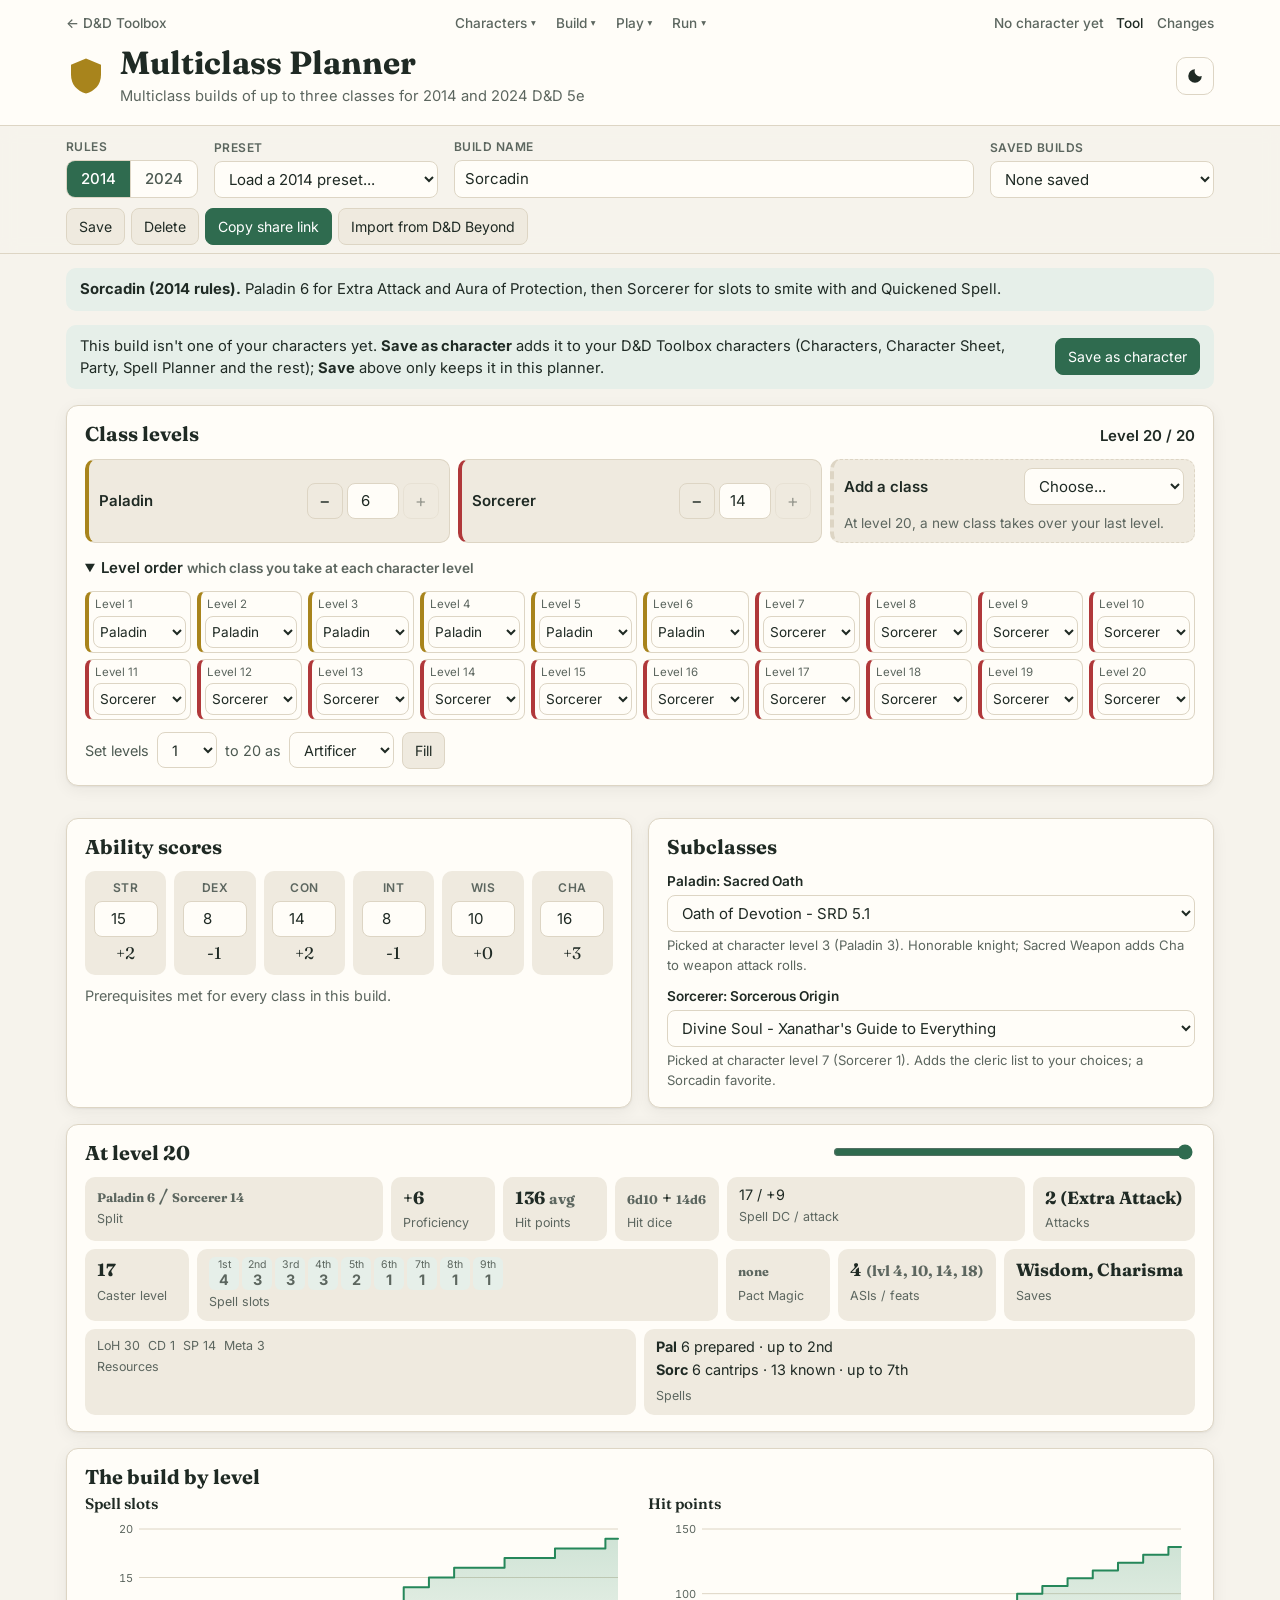
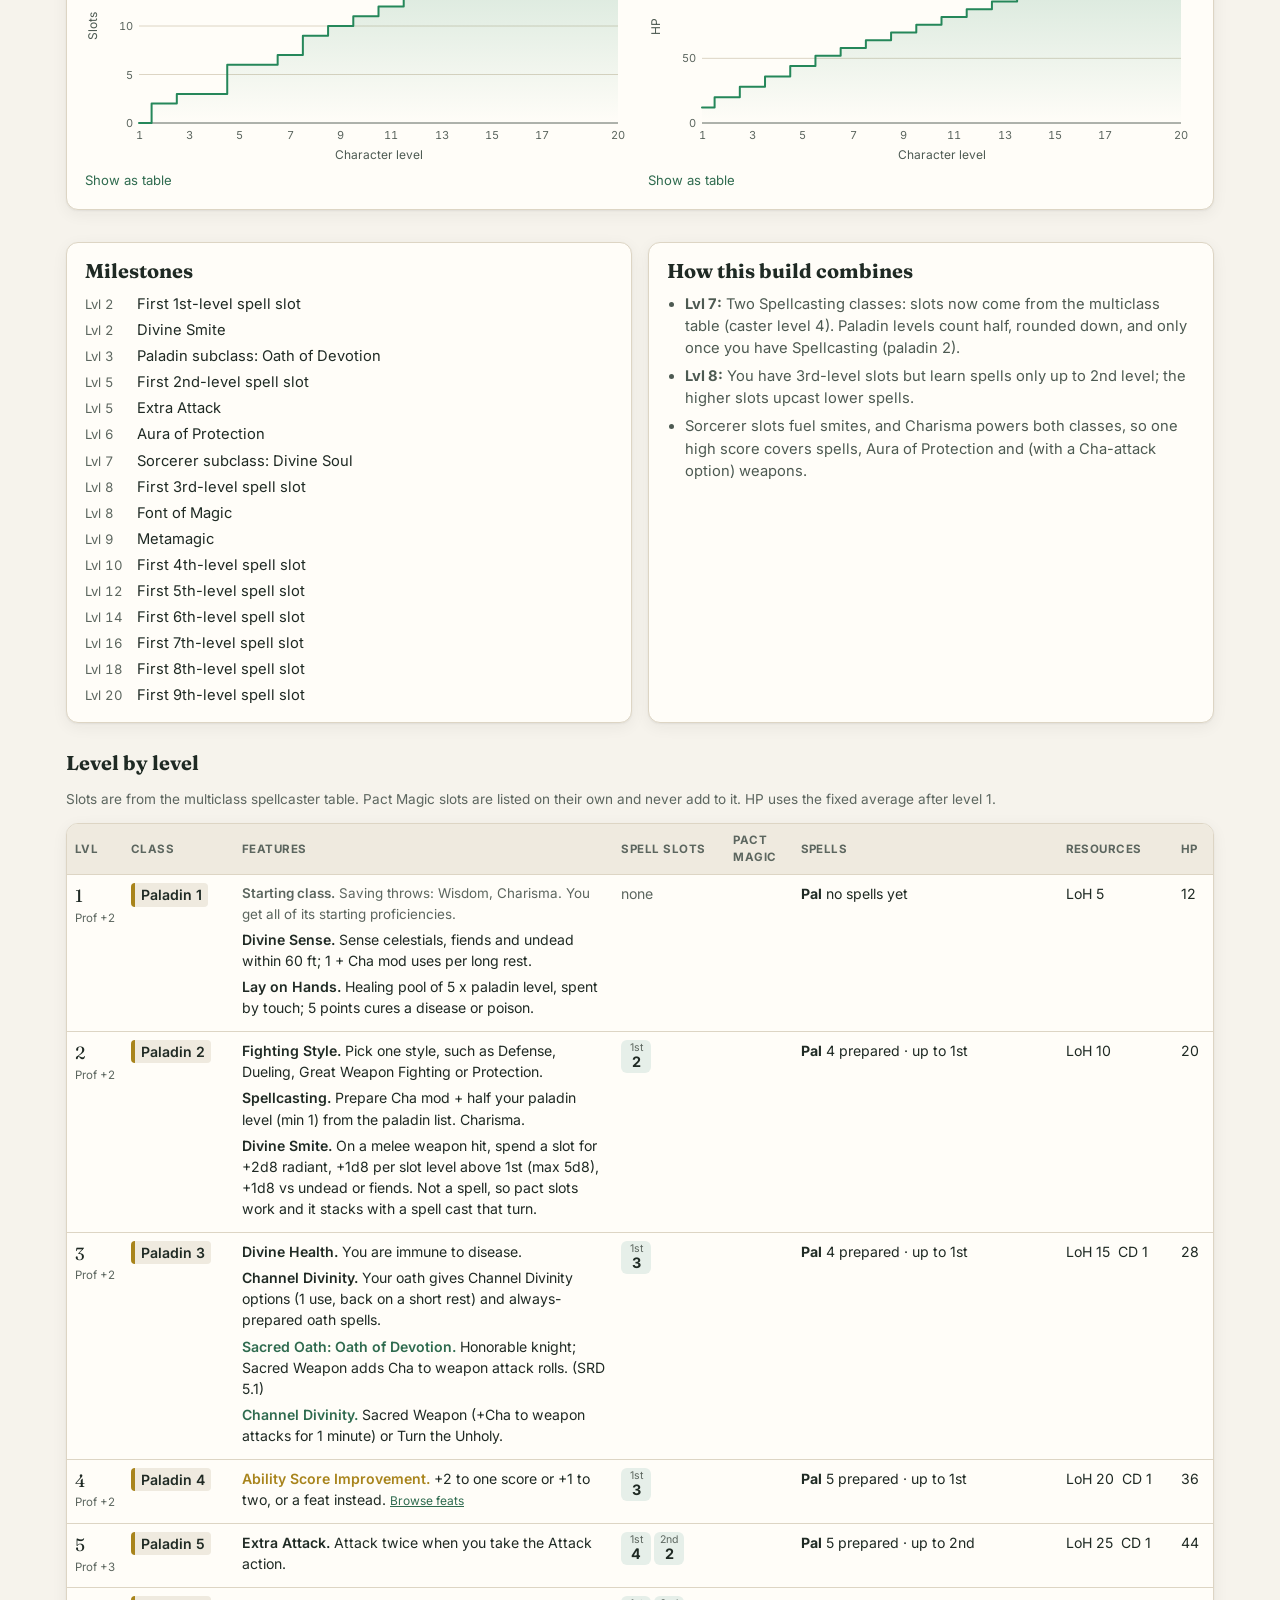
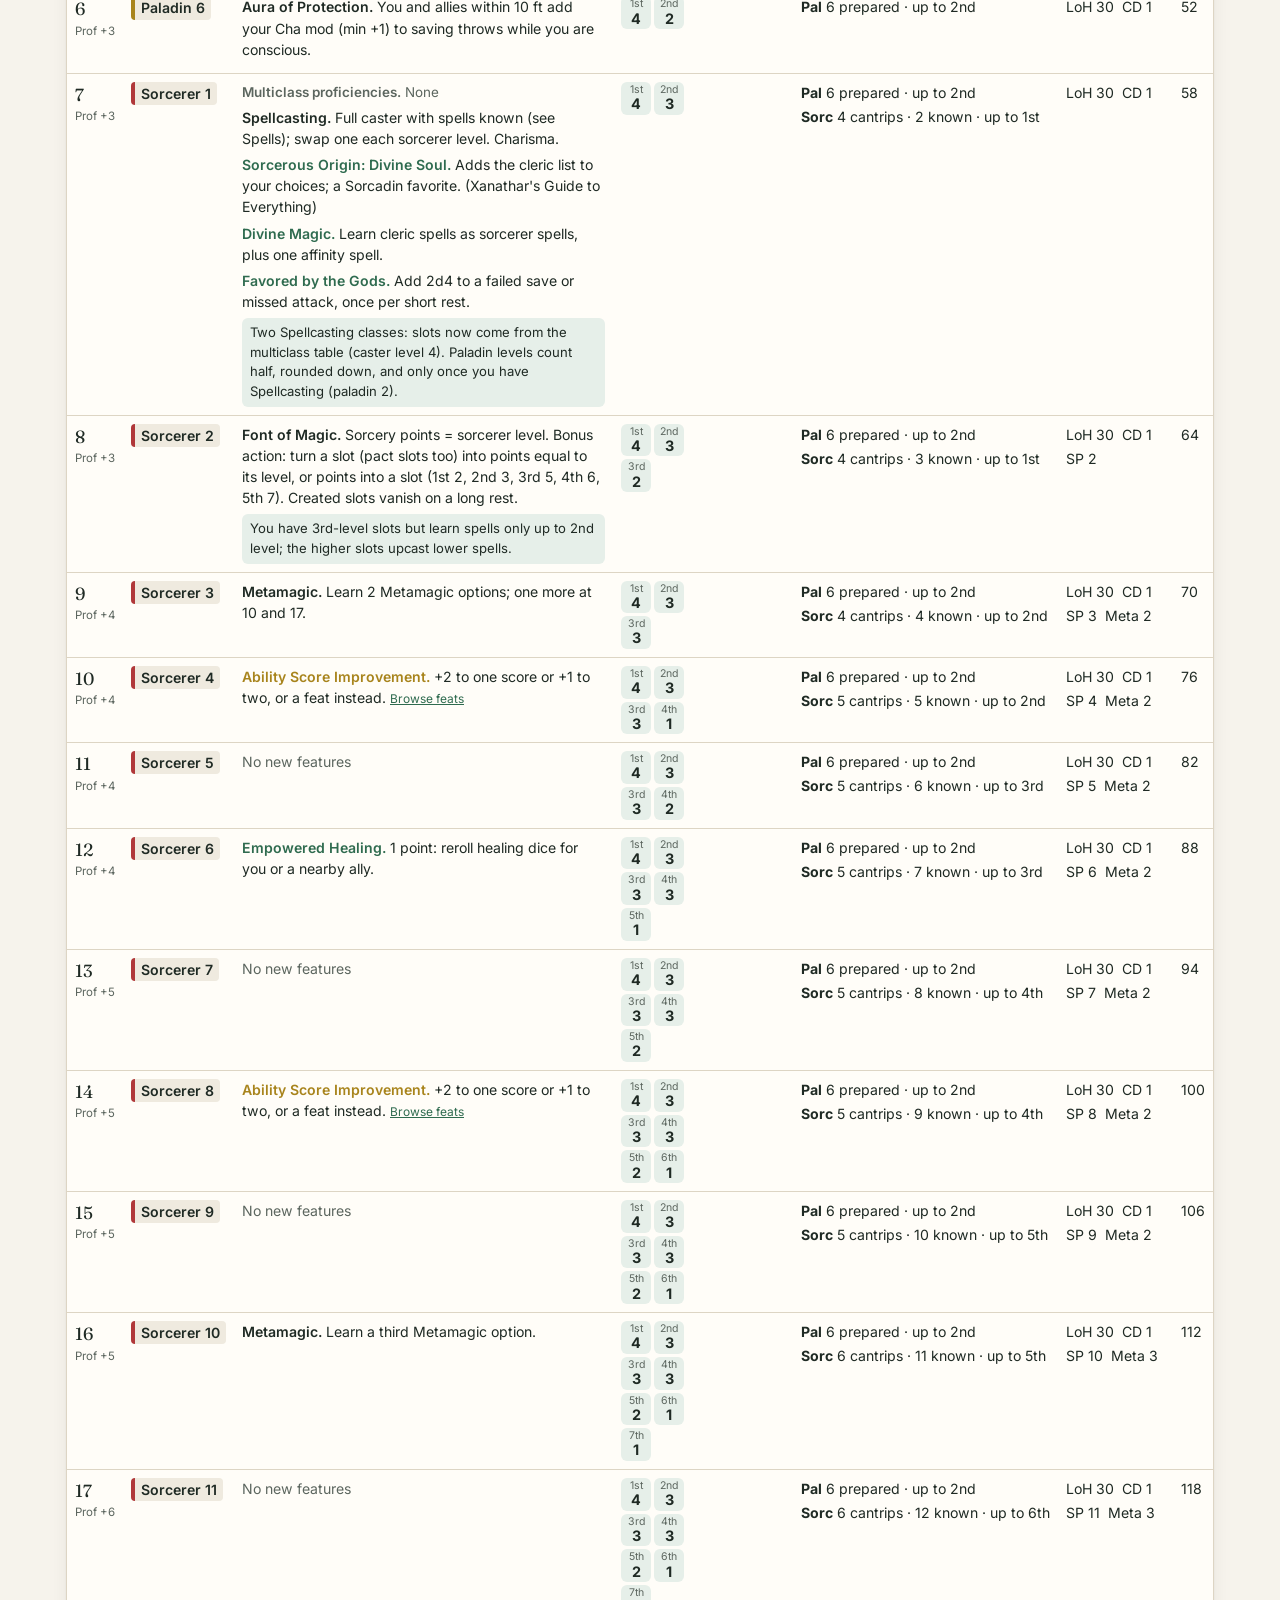
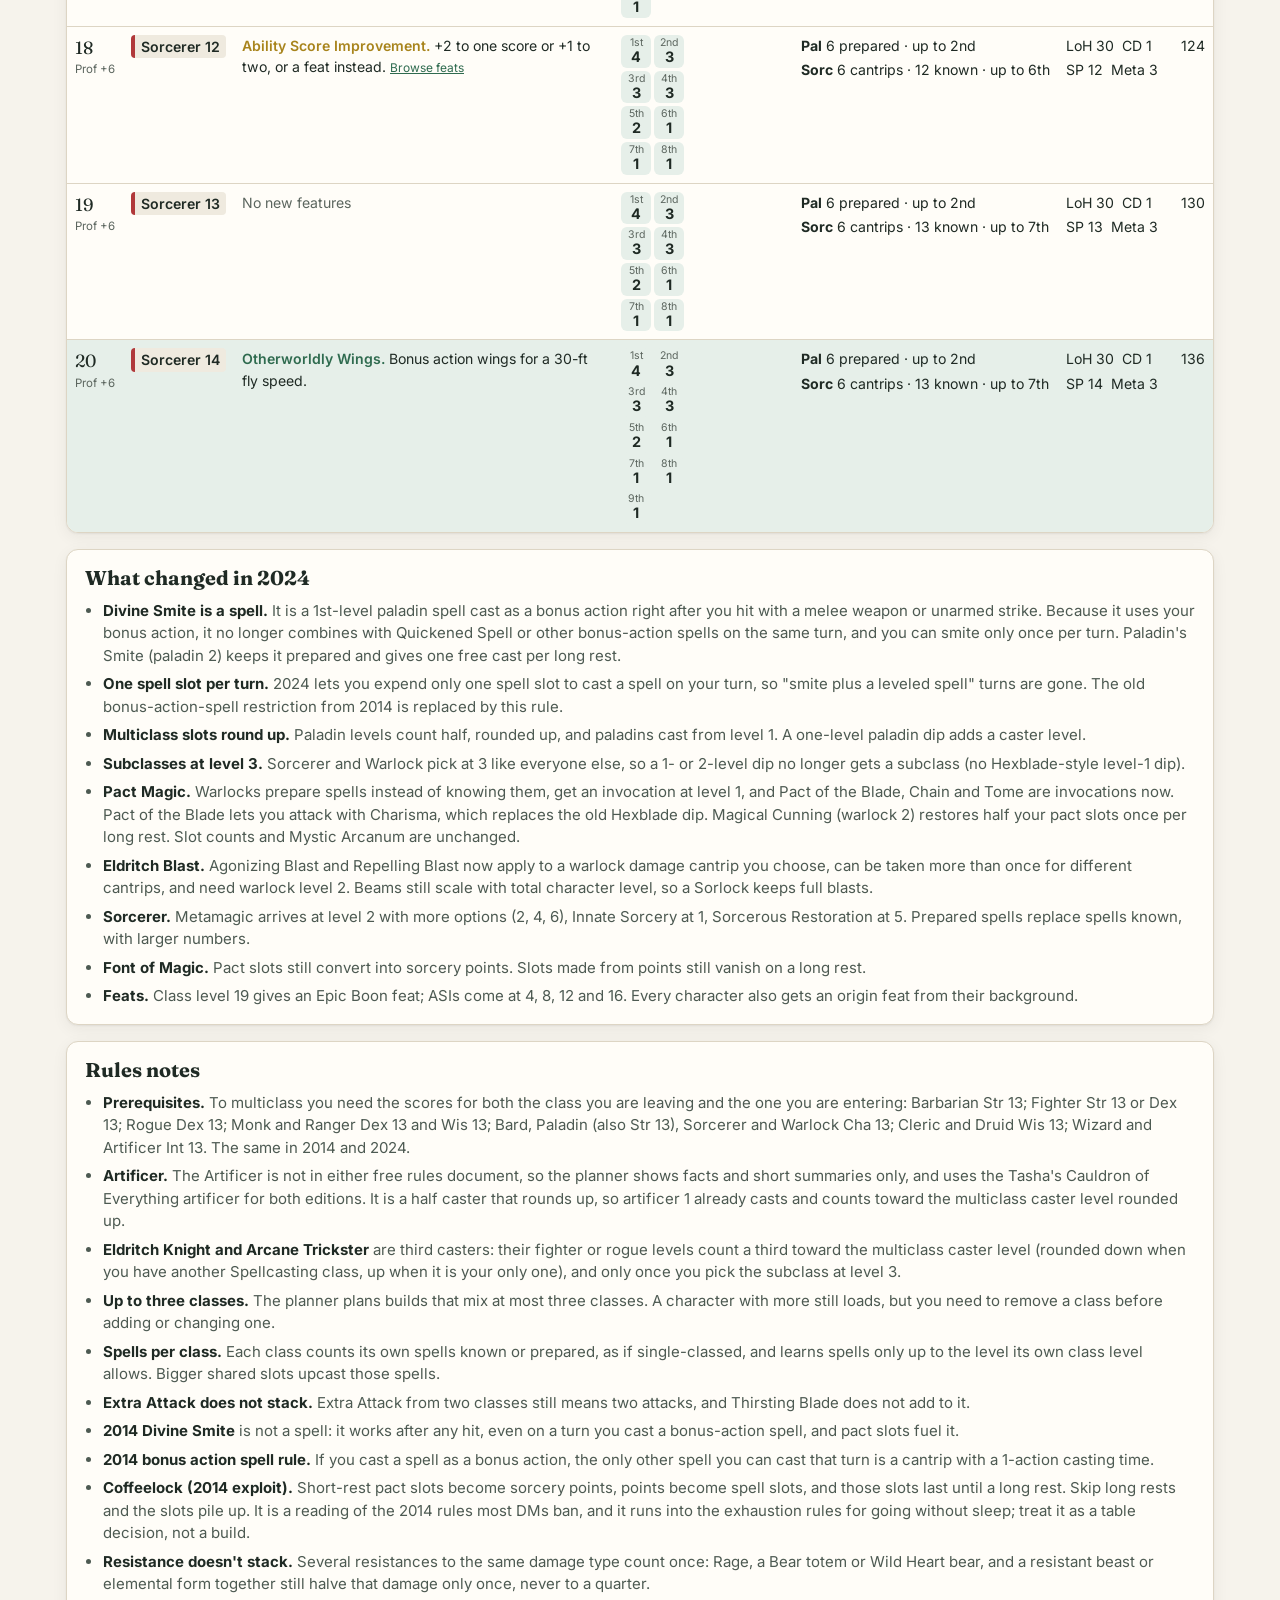
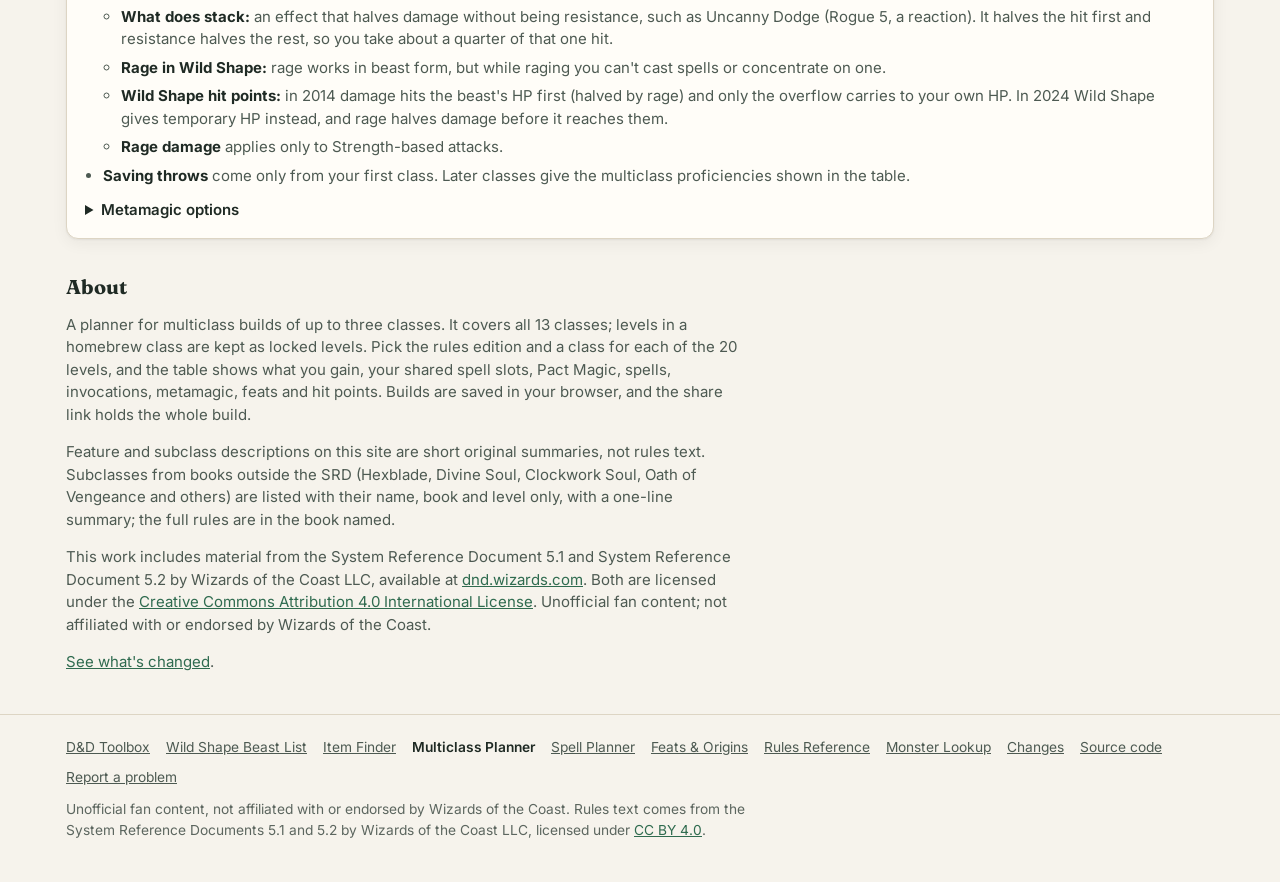
<file: site/index.html>
<!doctype html>
<html lang="en">
<head>
<meta charset="utf-8">
<meta name="viewport" content="width=device-width, initial-scale=1">
<title>Multiclass Planner</title>
<meta name="description" content="Plan D&amp;D 5e multiclass builds of up to three classes, from all 13 classes, for 2014 and 2024 rules: per-level features, multiclass spell slots, Pact Magic, spells, invocations, metamagic and presets like Sorcadin, Hexadin and Sorlock.">
<meta name="theme-color" content="#f6f3ec" media="(prefers-color-scheme: light)">
<meta name="theme-color" content="#12171a" media="(prefers-color-scheme: dark)">
<link rel="canonical" href="https://wernercd.github.io/dnd-multiclass-planner/">
<meta property="og:type" content="website">
<meta property="og:site_name" content="D&amp;D Toolbox">
<meta property="og:title" content="Multiclass Planner">
<meta property="og:description" content="Plan D&amp;D 5e multiclass builds of up to three classes, from all 13 classes, for 2014 and 2024 rules: per-level features, multiclass spell slots, Pact Magic, spells, invocations, metamagic and presets like Sorcadin, Hexadin and Sorlock.">
<meta property="og:url" content="https://wernercd.github.io/dnd-multiclass-planner/">
<meta property="og:image" content="https://wernercd.github.io/dnd-multiclass-planner/og.png">
<meta property="og:image:width" content="1200">
<meta property="og:image:height" content="630">
<meta name="twitter:card" content="summary_large_image">
<link rel="manifest" href="manifest.webmanifest">
<link rel="icon" href="icons/favicon-32.png" sizes="32x32" type="image/png">
<link rel="apple-touch-icon" href="icons/apple-touch-icon.png">
<link rel="preconnect" href="https://fonts.googleapis.com">
<link rel="preconnect" href="https://fonts.gstatic.com" crossorigin>
<link href="https://fonts.googleapis.com/css2?family=Fraunces:opsz,wght@9..144,500;9..144,700&family=Inter:wght@400;500;600&display=swap" rel="stylesheet">
<script>try{var t=localStorage.getItem('dnd.theme');if(t==='dark'||t==='light')document.documentElement.dataset.theme=t;}catch(e){}</script>
<link rel="stylesheet" href="styles.css?v=dev">
</head>
<body>
<header class="site-header">
  <div class="wrap hub-bar">
    <a href="https://wernercd.github.io/dnd/">&larr; D&amp;D Toolbox</a>
    <span class="char-pick" id="charPick"></span>
    <nav class="hub-nav" aria-label="Site">
      <a href="./" aria-current="page">Tool</a>
      <a href="changes.html">Changes</a>
    </nav>
  </div>
  <div class="wrap header-inner">
    <div class="brand">
      <svg class="logo" viewBox="0 0 32 32" aria-hidden="true"><path d="M16 2l12 5v8c0 8-5 13-12 15C9 28 4 23 4 15V7z"/></svg>
      <div>
        <h1>Multiclass Planner</h1>
        <p class="tagline">Multiclass builds of up to three classes for 2014 and 2024 D&amp;D 5e</p>
      </div>
    </div>
    <button id="themeBtn" class="icon-btn" type="button" aria-label="Toggle dark mode" title="Toggle dark mode">
      <svg viewBox="0 0 24 24" aria-hidden="true"><path d="M12 3a9 9 0 1 0 9 9 7 7 0 0 1-9-9z"/></svg>
    </button>
  </div>
</header>

<section class="controls" aria-label="Build controls">
  <div class="wrap controls-grid">
    <div class="ctl">
      <span class="ctl-label">Rules</span>
      <div class="seg" role="radiogroup" aria-label="Rules edition">
        <button type="button" role="radio" data-ed="2014">2014</button>
        <button type="button" role="radio" data-ed="2024">2024</button>
      </div>
    </div>
    <div class="ctl">
      <label class="ctl-label" for="preset">Preset</label>
      <select id="preset"><option value="">Load a preset...</option></select>
    </div>
    <div class="ctl ctl-grow">
      <label class="ctl-label" for="bName">Build name</label>
      <input type="text" id="bName" maxlength="60" placeholder="My build">
    </div>
    <div class="ctl">
      <label class="ctl-label" for="saved">Saved builds</label>
      <select id="saved"><option value="">None saved</option></select>
    </div>
    <div class="ctl ctl-btns">
      <button type="button" class="btn" id="saveBtn" title="Keep this build in this planner's Saved builds (this browser only). To add it to your D&amp;D Toolbox characters, use Save as character.">Save</button>
      <button type="button" class="btn" id="delBtn" title="Delete the selected saved build">Delete</button>
      <button type="button" class="btn btn-accent" id="shareBtn">Copy share link</button>
      <button type="button" class="btn" id="ddbBtn">Import from D&amp;D Beyond</button>
    </div>
  </div>
  <p class="wrap toast" id="toast" role="status" aria-live="polite"></p>
</section>

<main class="wrap" data-reveal>
  <p class="preset-blurb" id="presetBlurb" hidden></p>
  <div class="char-bar" id="charBar" aria-live="polite"></div>
  <div class="import-note" id="importNote" hidden>
    <button type="button" class="icon-btn close" id="importClose" aria-label="Dismiss import notes"><svg viewBox="0 0 24 24" aria-hidden="true"><path d="M6 6l12 12M18 6L6 18"/></svg></button>
    <div id="importBody"></div>
  </div>

  <section class="card" data-spot aria-labelledby="lvH">
    <div class="card-head">
      <h2 id="lvH">Class levels</h2>
      <p class="split" id="split"></p>
    </div>
    <div class="cls-steps" id="clsSteps"></div>
    <details class="order" id="orderBox" open>
      <summary>Level order <span class="muted small">which class you take at each character level</span></summary>
      <div class="levels" id="levels"></div>
      <div class="fill">
        <label for="fillFrom">Set levels</label>
        <select id="fillFrom" aria-label="From level"></select>
        <span id="fillTo">to 20 as</span>
        <select id="fillCls" aria-label="Class"></select>
        <button type="button" class="btn" id="fillBtn">Fill</button>
      </div>
    </details>
  </section>

  <div class="grid2">
    <section class="card" data-spot aria-labelledby="abH">
      <h2 id="abH">Ability scores</h2>
      <div class="abil" id="abil"></div>
      <div id="warn" class="warn-list"></div>
    </section>

    <section class="card" data-spot aria-labelledby="subH">
      <h2 id="subH">Subclasses</h2>
      <div id="subs" class="subs"></div>
    </section>
  </div>

  <section class="card" data-spot aria-labelledby="sumH">
    <div class="card-head">
      <h2 id="sumH">At level <output id="showOut">20</output></h2>
      <input type="range" id="show" min="1" max="20" value="20" aria-label="Show the build at character level">
    </div>
    <div class="stats" id="stats" data-links></div>
  </section>

  <section class="card" data-spot aria-labelledby="chH">
    <h2 id="chH">The build by level</h2>
    <div class="grid2 charts">
      <div>
        <h3 id="slotChH">Spell slots</h3>
        <div id="slotChart"></div>
        <p class="muted small chart-none" id="slotNone" hidden>No spell slots or pact slots in this build.</p>
      </div>
      <div>
        <h3 id="hpChH">Hit points</h3>
        <div id="hpChart"></div>
      </div>
    </div>
  </section>

  <div class="grid2">
    <section class="card" data-spot aria-labelledby="msH">
      <h2 id="msH">Milestones</h2>
      <ol class="ms" id="milestones" data-dice data-links></ol>
    </section>
    <section class="card" data-spot aria-labelledby="cbH">
      <h2 id="cbH">How this build combines</h2>
      <ul class="cb" id="combine" data-dice data-links></ul>
    </section>
  </div>

  <section class="table-sec" aria-labelledby="tblH">
    <h2 id="tblH">Level by level</h2>
    <p class="muted small">Slots are from the multiclass spellcaster table. Pact Magic slots are listed on their own and never add to it. HP uses the fixed average after level 1.</p>
    <div class="tbl-wrap">
      <table class="lvl-table" id="table">
        <thead><tr><th>Lvl</th><th>Class</th><th>Features</th><th>Spell slots</th><th>Pact Magic</th><th>Spells</th><th>Resources</th><th>HP</th></tr></thead>
        <tbody id="tbody" data-dice data-links></tbody>
      </table>
    </div>
  </section>

  <section class="card notes" data-spot data-dice data-links id="notes2024" aria-labelledby="n24H">
    <h2 id="n24H">What changed in 2024</h2>
    <ul>
      <li><b>Divine Smite is a spell.</b> It is a 1st-level paladin spell cast as a bonus action right after you hit with a melee weapon or unarmed strike. Because it uses your bonus action, it no longer combines with Quickened Spell or other bonus-action spells on the same turn, and you can smite only once per turn. Paladin's Smite (paladin 2) keeps it prepared and gives one free cast per long rest.</li>
      <li><b>One spell slot per turn.</b> 2024 lets you expend only one spell slot to cast a spell on your turn, so "smite plus a leveled spell" turns are gone. The old bonus-action-spell restriction from 2014 is replaced by this rule.</li>
      <li><b>Multiclass slots round up.</b> Paladin levels count half, rounded up, and paladins cast from level 1. A one-level paladin dip adds a caster level.</li>
      <li><b>Subclasses at level 3.</b> Sorcerer and Warlock pick at 3 like everyone else, so a 1- or 2-level dip no longer gets a subclass (no Hexblade-style level-1 dip).</li>
      <li><b>Pact Magic.</b> Warlocks prepare spells instead of knowing them, get an invocation at level 1, and Pact of the Blade, Chain and Tome are invocations now. Pact of the Blade lets you attack with Charisma, which replaces the old Hexblade dip. Magical Cunning (warlock 2) restores half your pact slots once per long rest. Slot counts and Mystic Arcanum are unchanged.</li>
      <li><b>Eldritch Blast.</b> Agonizing Blast and Repelling Blast now apply to a warlock damage cantrip you choose, can be taken more than once for different cantrips, and need warlock level 2. Beams still scale with total character level, so a Sorlock keeps full blasts.</li>
      <li><b>Sorcerer.</b> Metamagic arrives at level 2 with more options (2, 4, 6), Innate Sorcery at 1, Sorcerous Restoration at 5. Prepared spells replace spells known, with larger numbers.</li>
      <li><b>Font of Magic.</b> Pact slots still convert into sorcery points. Slots made from points still vanish on a long rest.</li>
      <li><b>Feats.</b> Class level 19 gives an Epic Boon feat; ASIs come at 4, 8, 12 and 16. Every character also gets an origin feat from their background.</li>
    </ul>
  </section>

  <section class="card notes" data-spot data-dice data-links aria-labelledby="n14H">
    <h2 id="n14H">Rules notes</h2>
    <ul>
      <li><b>Prerequisites.</b> To multiclass you need the scores for both the class you are leaving and the one you are entering: Barbarian Str 13; Fighter Str 13 or Dex 13; Rogue Dex 13; Monk and Ranger Dex 13 and Wis 13; Bard, Paladin (also Str 13), Sorcerer and Warlock Cha 13; Cleric and Druid Wis 13; Wizard and Artificer Int 13. The same in 2014 and 2024.</li>
      <li><b>Artificer.</b> The Artificer is not in either free rules document, so the planner shows facts and short summaries only, and uses the Tasha's Cauldron of Everything artificer for both editions. It is a half caster that rounds up, so artificer 1 already casts and counts toward the multiclass caster level rounded up.</li>
      <li><b>Eldritch Knight and Arcane Trickster</b> are third casters: their fighter or rogue levels count a third toward the multiclass caster level (rounded down when you have another Spellcasting class, up when it is your only one), and only once you pick the subclass at level 3.</li>
      <li><b>Up to three classes.</b> The planner plans builds that mix at most three classes. A character with more still loads, but you need to remove a class before adding or changing one.</li>
      <li><b>Spells per class.</b> Each class counts its own spells known or prepared, as if single-classed, and learns spells only up to the level its own class level allows. Bigger shared slots upcast those spells.</li>
      <li><b>Extra Attack does not stack.</b> Extra Attack from two classes still means two attacks, and Thirsting Blade does not add to it.</li>
      <li><b>2014 Divine Smite</b> is not a spell: it works after any hit, even on a turn you cast a bonus-action spell, and pact slots fuel it.</li>
      <li><b>2014 bonus action spell rule.</b> If you cast a spell as a bonus action, the only other spell you can cast that turn is a cantrip with a 1-action casting time.</li>
      <li><b>Coffeelock (2014 exploit).</b> Short-rest pact slots become sorcery points, points become spell slots, and those slots last until a long rest. Skip long rests and the slots pile up. It is a reading of the 2014 rules most DMs ban, and it runs into the exhaustion rules for going without sleep; treat it as a table decision, not a build.</li>
      <li id="resist"><b>Resistance doesn't stack.</b> Several resistances to the same damage type count once: Rage, a Bear totem or Wild Heart bear, and a resistant beast or elemental form together still halve that damage only once, never to a quarter.
        <ul>
          <li><b>What does stack:</b> an effect that halves damage without being resistance, such as Uncanny Dodge (Rogue 5, a reaction). It halves the hit first and resistance halves the rest, so you take about a quarter of that one hit.</li>
          <li><b>Rage in Wild Shape:</b> rage works in beast form, but while raging you can't cast spells or concentrate on one.</li>
          <li><b>Wild Shape hit points:</b> in 2014 damage hits the beast's HP first (halved by rage) and only the overflow carries to your own HP. In 2024 Wild Shape gives temporary HP instead, and rage halves damage before it reaches them.</li>
          <li><b>Rage damage</b> applies only to Strength-based attacks.</li>
        </ul>
      </li>
      <li><b>Saving throws</b> come only from your first class. Later classes give the multiclass proficiencies shown in the table.</li>
    </ul>
    <details class="ref">
      <summary>Metamagic options</summary>
      <ul id="metaList"></ul>
    </details>
  </section>

  <section class="about" id="about">
    <h2>About</h2>
    <p>A planner for multiclass builds of up to three classes. It covers all 13 classes; levels in a homebrew class are kept as locked levels. Pick the rules edition and a class for each of the 20 levels, and the table shows what you gain, your shared spell slots, Pact Magic, spells, invocations, metamagic, feats and hit points. Builds are saved in your browser, and the share link holds the whole build.</p>
    <p>Feature and subclass descriptions on this site are short original summaries, not rules text. Subclasses from books outside the SRD (Hexblade, Divine Soul, Clockwork Soul, Oath of Vengeance and others) are listed with their name, book and level only, with a one-line summary; the full rules are in the book named.</p>
    <p>This work includes material from the System Reference Document 5.1 and System Reference Document 5.2 by Wizards of the Coast LLC, available at <a href="https://dnd.wizards.com/resources/systems-reference-document" rel="noopener">dnd.wizards.com</a>. Both are licensed under the <a href="https://creativecommons.org/licenses/by/4.0/legalcode" rel="noopener">Creative Commons Attribution 4.0 International License</a>. Unofficial fan content; not affiliated with or endorsed by Wizards of the Coast.</p>
    <p><a href="changes.html">See what's changed</a>.</p>
  </section>

</main>

<dialog id="ddbDlg" aria-labelledby="ddbH">
  <form method="dialog" class="dlg">
    <h2 id="ddbH">Import from D&amp;D Beyond</h2>
    <p class="muted small">D&amp;D Beyond does not let other sites read characters directly, so this takes three quick steps. Everything is read in your browser; nothing is sent anywhere.</p>
    <p class="small">Or import the character once on the <a href="https://wernercd.github.io/dnd/characters.html">D&amp;D Toolbox Characters page</a>, which also reads Foundry VTT and Fight Club 5 exports. Then pick it in the Character menu at the top and the planner offers to build from it.</p>
    <ol class="steps">
      <li>
        <label for="ddbLink">Paste your character's link (or its number). It needs to be public, or you signed in to D&amp;D Beyond in this browser.</label>
        <input type="text" id="ddbLink" placeholder="https://www.dndbeyond.com/characters/12345678" autocomplete="off">
      </li>
      <li>Open <a id="ddbOpen" href="#" target="_blank" rel="noopener noreferrer" aria-disabled="true">the character data</a> in a new tab, select everything (Ctrl+A, or Cmd+A on a Mac) and copy it.</li>
      <li>
        <label for="ddbJson">Paste it here.</label>
        <textarea id="ddbJson" rows="5" spellcheck="false" placeholder='{"id":...,"success":true,"data":{...}}'></textarea>
      </li>
    </ol>
    <p class="notice" id="ddbErr" hidden></p>
    <div class="dlg-btns">
      <button type="button" class="btn btn-accent" id="ddbGo">Import</button>
      <button type="submit" class="btn" value="cancel">Cancel</button>
    </div>
    <p class="muted small">Imports class levels (any class; homebrew classes become locked levels), subclasses, ability scores and the character's name, replacing the current plan. Save the current plan first if you want to keep it.</p>
  </form>
</dialog>

<footer class="site-footer">
  <div class="wrap">
    <ul class="foot-links">
      <li><a href="https://wernercd.github.io/dnd/">D&amp;D Toolbox</a></li>
      <li><a href="https://wernercd.github.io/dnd-druid-wildshapes/">Wild Shape Beast List</a></li>
      <li><a href="https://wernercd.github.io/dnd-items/">Item Finder</a></li>
      <li><a href="https://wernercd.github.io/dnd-multiclass-planner/" aria-current="page">Multiclass Planner</a></li>
      <li><a href="https://wernercd.github.io/dnd-magic/">Spell Planner</a></li>
      <li><a href="https://wernercd.github.io/dnd-feats/">Feats &amp; Origins</a></li>
      <li><a href="https://wernercd.github.io/dnd-rules/">Rules Reference</a></li>
      <li><a href="https://wernercd.github.io/dnd-monsters/">Monster Lookup</a></li>
      <li><a href="changes.html">Changes</a></li>
      <li><a href="https://github.com/WernerCD/dnd-multiclass-planner" rel="noopener">Source code</a></li>
      <li><a href="https://github.com/WernerCD/dnd-multiclass-planner/issues" rel="noopener">Report a problem</a></li>
    </ul>
    <p>Unofficial fan content, not affiliated with or endorsed by Wizards of the Coast. Rules text comes from the System Reference Documents 5.1 and 5.2 by Wizards of the Coast LLC, licensed under <a href="https://creativecommons.org/licenses/by/4.0/legalcode" rel="noopener">CC BY 4.0</a>.</p>
  </div>
</footer>

<script src="data-classes.js?v=dev"></script>
<script src="data-casters.js?v=dev"></script>
<script src="data-martials.js?v=dev"></script>
<script src="data.js?v=dev"></script>
<script src="engine.js?v=dev"></script>
<script src="ddb.js?v=dev"></script>
<script src="character.js?v=dev"></script>
<script src="chart.js?v=dev"></script>
<script src="app.js?v=dev"></script>
<script src="theme.js?v=dev"></script>
<script src="nav.js?v=dev"></script>
<script src="version.js?v=dev"></script>
<script src="offline.js?v=dev"></script>
<script src="dice.js?v=dev"></script>
<script src="links.js?v=dev"></script>
<script src="motion.js?v=dev" defer></script><script src="ui.js?v=dev" defer></script>
</body>
</html>
</file>
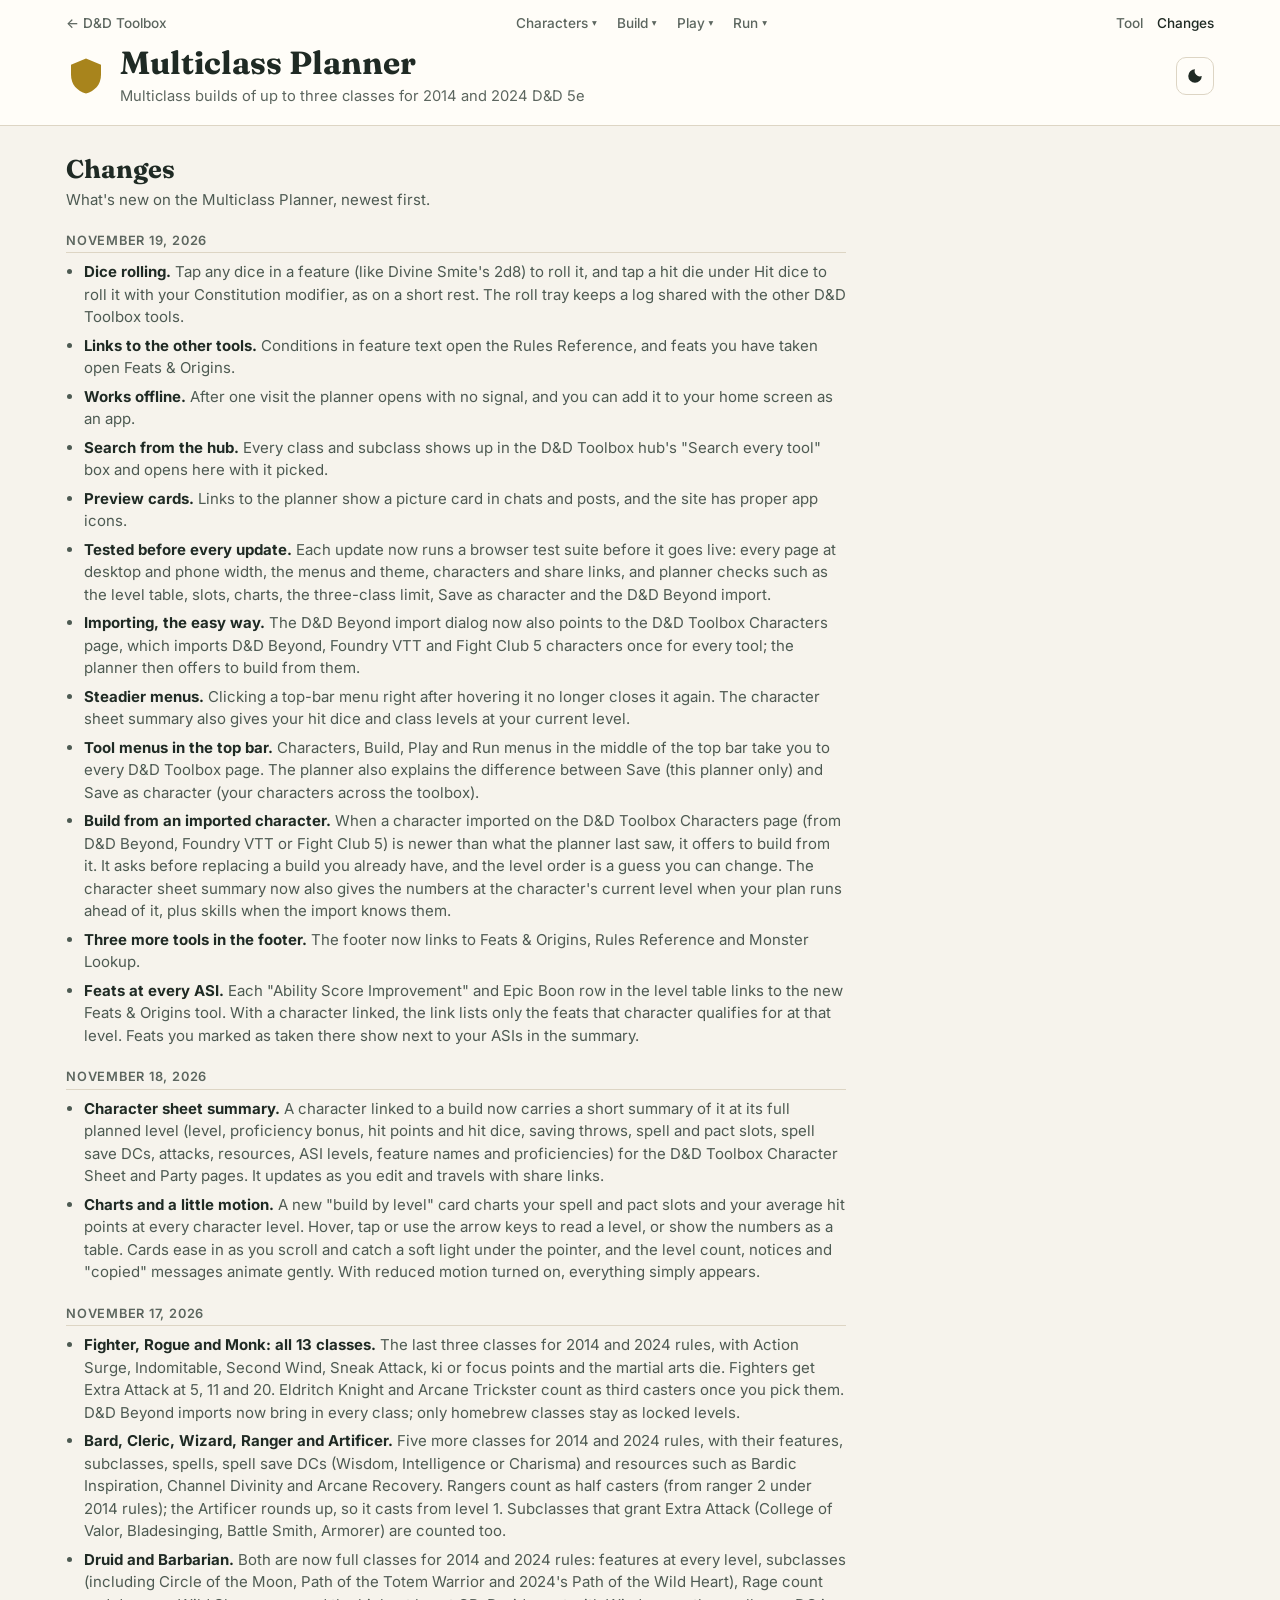
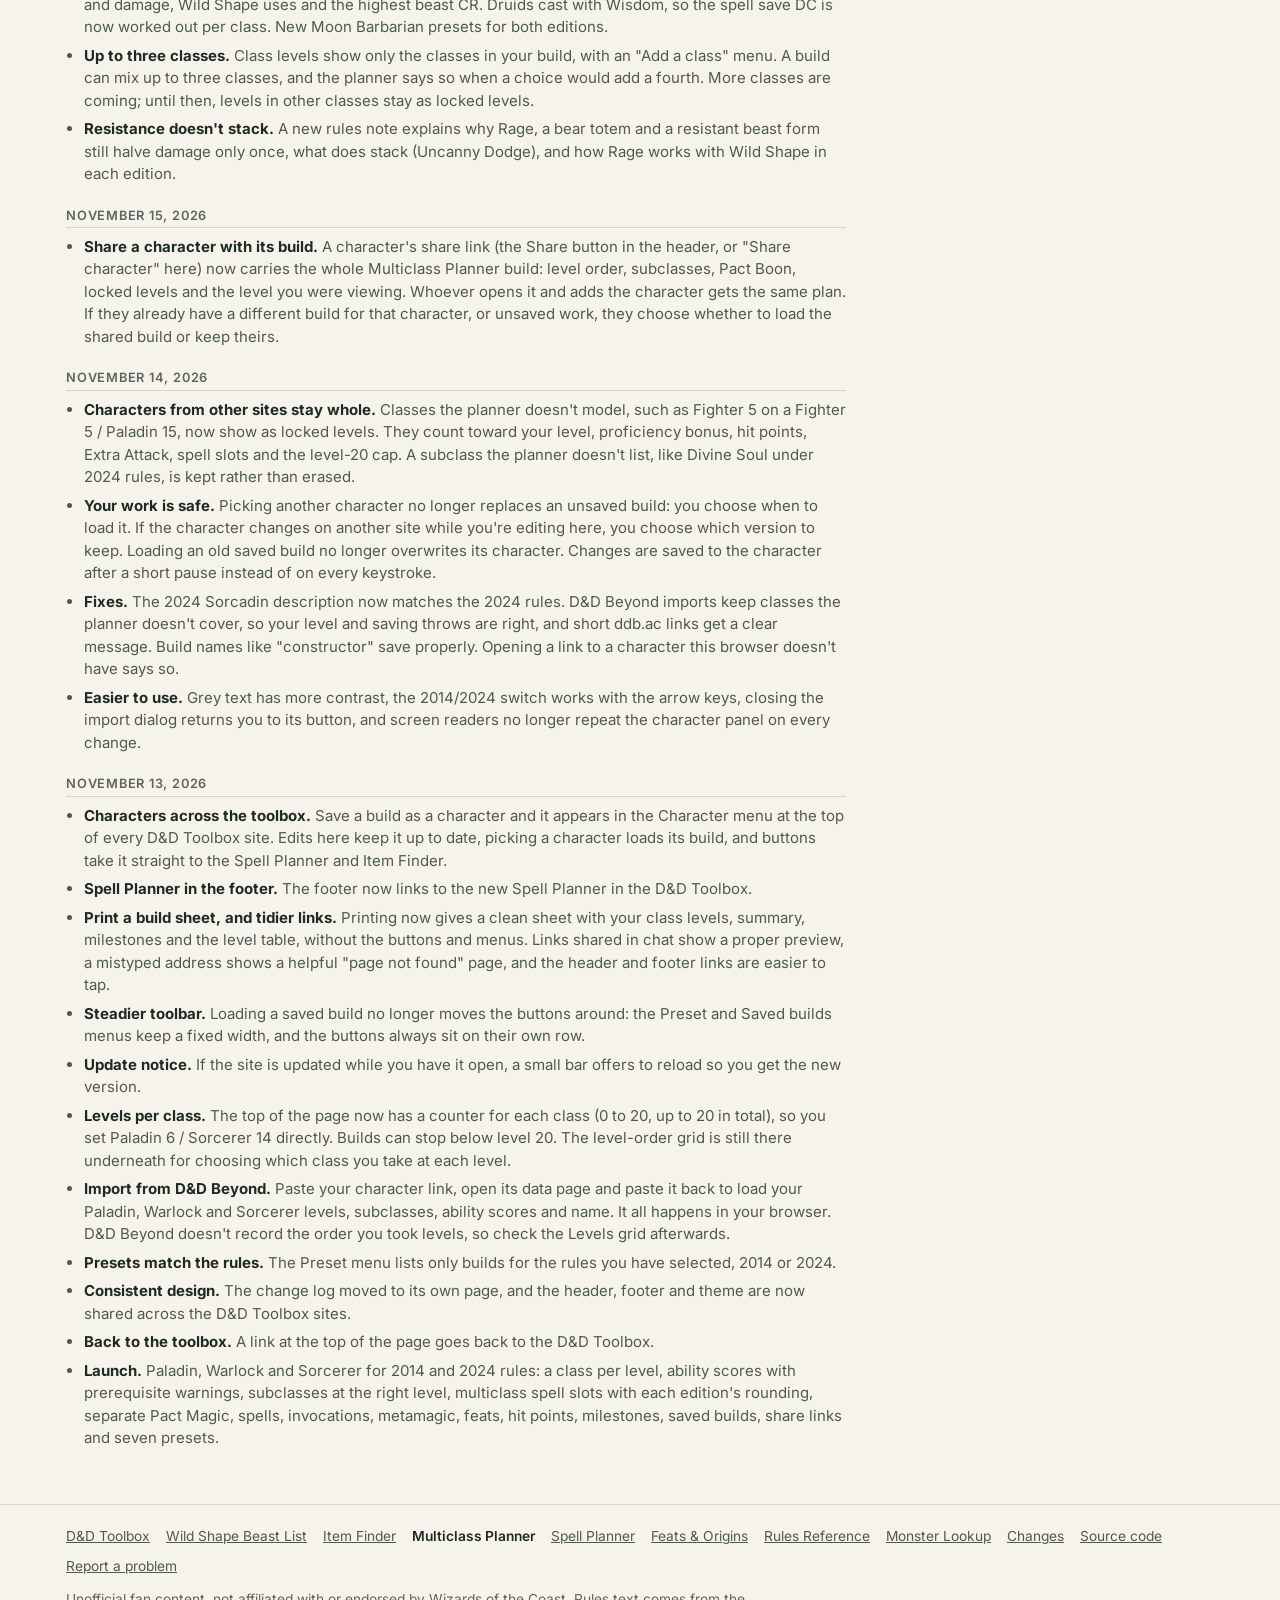
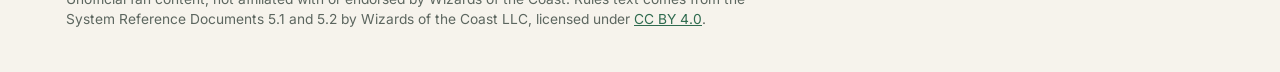
<file: site/changes.html>
<!doctype html>
<html lang="en">
<head>
<meta charset="utf-8">
<meta name="viewport" content="width=device-width, initial-scale=1">
<title>Changes · Multiclass Planner</title>
<meta name="description" content="What has changed on the D&amp;D Multiclass Planner.">
<meta name="theme-color" content="#f6f3ec" media="(prefers-color-scheme: light)">
<meta name="theme-color" content="#12171a" media="(prefers-color-scheme: dark)">
<link rel="canonical" href="https://wernercd.github.io/dnd-multiclass-planner/changes.html">
<meta property="og:type" content="website">
<meta property="og:site_name" content="D&amp;D Toolbox">
<meta property="og:title" content="Changes · Multiclass Planner">
<meta property="og:description" content="What has changed on the D&amp;D Multiclass Planner.">
<meta property="og:url" content="https://wernercd.github.io/dnd-multiclass-planner/changes.html">
<meta property="og:image" content="https://wernercd.github.io/dnd-multiclass-planner/og.png">
<meta property="og:image:width" content="1200">
<meta property="og:image:height" content="630">
<meta name="twitter:card" content="summary_large_image">
<link rel="manifest" href="manifest.webmanifest">
<link rel="icon" href="icons/favicon-32.png" sizes="32x32" type="image/png">
<link rel="apple-touch-icon" href="icons/apple-touch-icon.png">
<link rel="preconnect" href="https://fonts.googleapis.com">
<link rel="preconnect" href="https://fonts.gstatic.com" crossorigin>
<link href="https://fonts.googleapis.com/css2?family=Fraunces:opsz,wght@9..144,500;9..144,700&family=Inter:wght@400;500;600&display=swap" rel="stylesheet">
<script>try{var t=localStorage.getItem('dnd.theme');if(t==='dark'||t==='light')document.documentElement.dataset.theme=t;}catch(e){}</script>
<link rel="stylesheet" href="styles.css?v=dev">
</head>
<body>
<header class="site-header">
  <div class="wrap hub-bar">
    <a href="https://wernercd.github.io/dnd/">&larr; D&amp;D Toolbox</a>
    <nav class="hub-nav" aria-label="Site">
      <a href="./">Tool</a>
      <a href="changes.html" aria-current="page">Changes</a>
    </nav>
  </div>
  <div class="wrap header-inner">
    <div class="brand">
      <svg class="logo" viewBox="0 0 32 32" aria-hidden="true"><path d="M16 2l12 5v8c0 8-5 13-12 15C9 28 4 23 4 15V7z"/></svg>
      <div>
        <h1><a href="./">Multiclass Planner</a></h1>
        <p class="tagline">Multiclass builds of up to three classes for 2014 and 2024 D&amp;D 5e</p>
      </div>
    </div>
    <button id="themeBtn" class="icon-btn" type="button" aria-label="Toggle dark mode" title="Toggle dark mode">
      <svg viewBox="0 0 24 24" aria-hidden="true"><path d="M12 3a9 9 0 1 0 9 9 7 7 0 0 1-9-9z"/></svg>
    </button>
  </div>
</header>

<main class="wrap changes">
  <h2>Changes</h2>
  <p class="intro">What's new on the Multiclass Planner, newest first.</p>

  <section class="change-day">
    <h3><time datetime="2026-11-19">November 19, 2026</time></h3>
    <ul>
      <li><b>Dice rolling.</b> Tap any dice in a feature (like Divine Smite's 2d8) to roll it, and tap a hit die under Hit dice to roll it with your Constitution modifier, as on a short rest. The roll tray keeps a log shared with the other D&amp;D Toolbox tools.</li>
      <li><b>Links to the other tools.</b> Conditions in feature text open the Rules Reference, and feats you have taken open Feats &amp; Origins.</li>
      <li><b>Works offline.</b> After one visit the planner opens with no signal, and you can add it to your home screen as an app.</li>
      <li><b>Search from the hub.</b> Every class and subclass shows up in the D&amp;D Toolbox hub's "Search every tool" box and opens here with it picked.</li>
      <li><b>Preview cards.</b> Links to the planner show a picture card in chats and posts, and the site has proper app icons.</li>
      <li><b>Tested before every update.</b> Each update now runs a browser test suite before it goes live: every page at desktop and phone width, the menus and theme, characters and share links, and planner checks such as the level table, slots, charts, the three-class limit, Save as character and the D&amp;D Beyond import.</li>
      <li><b>Importing, the easy way.</b> The D&amp;D Beyond import dialog now also points to the D&amp;D Toolbox Characters page, which imports D&amp;D Beyond, Foundry VTT and Fight Club 5 characters once for every tool; the planner then offers to build from them.</li>
      <li><b>Steadier menus.</b> Clicking a top-bar menu right after hovering it no longer closes it again. The character sheet summary also gives your hit dice and class levels at your current level.</li>
      <li><b>Tool menus in the top bar.</b> Characters, Build, Play and Run menus in the middle of the top bar take you to every D&amp;D Toolbox page. The planner also explains the difference between Save (this planner only) and Save as character (your characters across the toolbox).</li>
      <li><b>Build from an imported character.</b> When a character imported on the D&amp;D Toolbox Characters page (from D&amp;D Beyond, Foundry VTT or Fight Club 5) is newer than what the planner last saw, it offers to build from it. It asks before replacing a build you already have, and the level order is a guess you can change. The character sheet summary now also gives the numbers at the character's current level when your plan runs ahead of it, plus skills when the import knows them.</li>
      <li><b>Three more tools in the footer.</b> The footer now links to Feats &amp; Origins, Rules Reference and Monster Lookup.</li>
      <li><b>Feats at every ASI.</b> Each "Ability Score Improvement" and Epic Boon row in the level table links to the new Feats &amp; Origins tool. With a character linked, the link lists only the feats that character qualifies for at that level. Feats you marked as taken there show next to your ASIs in the summary.</li>
    </ul>
  </section>

  <section class="change-day">
    <h3><time datetime="2026-11-18">November 18, 2026</time></h3>
    <ul>
      <li><b>Character sheet summary.</b> A character linked to a build now carries a short summary of it at its full planned level (level, proficiency bonus, hit points and hit dice, saving throws, spell and pact slots, spell save DCs, attacks, resources, ASI levels, feature names and proficiencies) for the D&amp;D Toolbox Character Sheet and Party pages. It updates as you edit and travels with share links.</li>
      <li><b>Charts and a little motion.</b> A new "build by level" card charts your spell and pact slots and your average hit points at every character level. Hover, tap or use the arrow keys to read a level, or show the numbers as a table. Cards ease in as you scroll and catch a soft light under the pointer, and the level count, notices and "copied" messages animate gently. With reduced motion turned on, everything simply appears.</li>
    </ul>
  </section>

  <section class="change-day">
    <h3><time datetime="2026-11-17">November 17, 2026</time></h3>
    <ul>
      <li><b>Fighter, Rogue and Monk: all 13 classes.</b> The last three classes for 2014 and 2024 rules, with Action Surge, Indomitable, Second Wind, Sneak Attack, ki or focus points and the martial arts die. Fighters get Extra Attack at 5, 11 and 20. Eldritch Knight and Arcane Trickster count as third casters once you pick them. D&amp;D Beyond imports now bring in every class; only homebrew classes stay as locked levels.</li>
      <li><b>Bard, Cleric, Wizard, Ranger and Artificer.</b> Five more classes for 2014 and 2024 rules, with their features, subclasses, spells, spell save DCs (Wisdom, Intelligence or Charisma) and resources such as Bardic Inspiration, Channel Divinity and Arcane Recovery. Rangers count as half casters (from ranger 2 under 2014 rules); the Artificer rounds up, so it casts from level 1. Subclasses that grant Extra Attack (College of Valor, Bladesinging, Battle Smith, Armorer) are counted too.</li>
      <li><b>Druid and Barbarian.</b> Both are now full classes for 2014 and 2024 rules: features at every level, subclasses (including Circle of the Moon, Path of the Totem Warrior and 2024's Path of the Wild Heart), Rage count and damage, Wild Shape uses and the highest beast CR. Druids cast with Wisdom, so the spell save DC is now worked out per class. New Moon Barbarian presets for both editions.</li>
      <li><b>Up to three classes.</b> Class levels show only the classes in your build, with an "Add a class" menu. A build can mix up to three classes, and the planner says so when a choice would add a fourth. More classes are coming; until then, levels in other classes stay as locked levels.</li>
      <li><b>Resistance doesn't stack.</b> A new rules note explains why Rage, a bear totem and a resistant beast form still halve damage only once, what does stack (Uncanny Dodge), and how Rage works with Wild Shape in each edition.</li>
    </ul>
  </section>

  <section class="change-day">
    <h3><time datetime="2026-11-15">November 15, 2026</time></h3>
    <ul>
      <li><b>Share a character with its build.</b> A character's share link (the Share button in the header, or "Share character" here) now carries the whole Multiclass Planner build: level order, subclasses, Pact Boon, locked levels and the level you were viewing. Whoever opens it and adds the character gets the same plan. If they already have a different build for that character, or unsaved work, they choose whether to load the shared build or keep theirs.</li>
    </ul>
  </section>

  <section class="change-day">
    <h3><time datetime="2026-11-14">November 14, 2026</time></h3>
    <ul>
      <li><b>Characters from other sites stay whole.</b> Classes the planner doesn't model, such as Fighter 5 on a Fighter 5 / Paladin 15, now show as locked levels. They count toward your level, proficiency bonus, hit points, Extra Attack, spell slots and the level-20 cap. A subclass the planner doesn't list, like Divine Soul under 2024 rules, is kept rather than erased.</li>
      <li><b>Your work is safe.</b> Picking another character no longer replaces an unsaved build: you choose when to load it. If the character changes on another site while you're editing here, you choose which version to keep. Loading an old saved build no longer overwrites its character. Changes are saved to the character after a short pause instead of on every keystroke.</li>
      <li><b>Fixes.</b> The 2024 Sorcadin description now matches the 2024 rules. D&amp;D Beyond imports keep classes the planner doesn't cover, so your level and saving throws are right, and short ddb.ac links get a clear message. Build names like "constructor" save properly. Opening a link to a character this browser doesn't have says so.</li>
      <li><b>Easier to use.</b> Grey text has more contrast, the 2014/2024 switch works with the arrow keys, closing the import dialog returns you to its button, and screen readers no longer repeat the character panel on every change.</li>
    </ul>
  </section>

  <section class="change-day">
    <h3><time datetime="2026-11-13">November 13, 2026</time></h3>
    <ul>
      <li><b>Characters across the toolbox.</b> Save a build as a character and it appears in the Character menu at the top of every D&amp;D Toolbox site. Edits here keep it up to date, picking a character loads its build, and buttons take it straight to the Spell Planner and Item Finder.</li>
      <li><b>Spell Planner in the footer.</b> The footer now links to the new Spell Planner in the D&amp;D Toolbox.</li>
      <li><b>Print a build sheet, and tidier links.</b> Printing now gives a clean sheet with your class levels, summary, milestones and the level table, without the buttons and menus. Links shared in chat show a proper preview, a mistyped address shows a helpful "page not found" page, and the header and footer links are easier to tap.</li>
      <li><b>Steadier toolbar.</b> Loading a saved build no longer moves the buttons around: the Preset and Saved builds menus keep a fixed width, and the buttons always sit on their own row.</li>
      <li><b>Update notice.</b> If the site is updated while you have it open, a small bar offers to reload so you get the new version.</li>
      <li><b>Levels per class.</b> The top of the page now has a counter for each class (0 to 20, up to 20 in total), so you set Paladin 6 / Sorcerer 14 directly. Builds can stop below level 20. The level-order grid is still there underneath for choosing which class you take at each level.</li>
      <li><b>Import from D&amp;D Beyond.</b> Paste your character link, open its data page and paste it back to load your Paladin, Warlock and Sorcerer levels, subclasses, ability scores and name. It all happens in your browser. D&amp;D Beyond doesn't record the order you took levels, so check the Levels grid afterwards.</li>
      <li><b>Presets match the rules.</b> The Preset menu lists only builds for the rules you have selected, 2014 or 2024.</li>
      <li><b>Consistent design.</b> The change log moved to its own page, and the header, footer and theme are now shared across the D&amp;D Toolbox sites.</li>
      <li><b>Back to the toolbox.</b> A link at the top of the page goes back to the D&amp;D Toolbox.</li>
      <li><b>Launch.</b> Paladin, Warlock and Sorcerer for 2014 and 2024 rules: a class per level, ability scores with prerequisite warnings, subclasses at the right level, multiclass spell slots with each edition's rounding, separate Pact Magic, spells, invocations, metamagic, feats, hit points, milestones, saved builds, share links and seven presets.</li>
    </ul>
  </section>
</main>

<footer class="site-footer">
  <div class="wrap">
    <ul class="foot-links">
      <li><a href="https://wernercd.github.io/dnd/">D&amp;D Toolbox</a></li>
      <li><a href="https://wernercd.github.io/dnd-druid-wildshapes/">Wild Shape Beast List</a></li>
      <li><a href="https://wernercd.github.io/dnd-items/">Item Finder</a></li>
      <li><a href="https://wernercd.github.io/dnd-multiclass-planner/" aria-current="page">Multiclass Planner</a></li>
      <li><a href="https://wernercd.github.io/dnd-magic/">Spell Planner</a></li>
      <li><a href="https://wernercd.github.io/dnd-feats/">Feats &amp; Origins</a></li>
      <li><a href="https://wernercd.github.io/dnd-rules/">Rules Reference</a></li>
      <li><a href="https://wernercd.github.io/dnd-monsters/">Monster Lookup</a></li>
      <li><a href="changes.html">Changes</a></li>
      <li><a href="https://github.com/WernerCD/dnd-multiclass-planner" rel="noopener">Source code</a></li>
      <li><a href="https://github.com/WernerCD/dnd-multiclass-planner/issues" rel="noopener">Report a problem</a></li>
    </ul>
    <p>Unofficial fan content, not affiliated with or endorsed by Wizards of the Coast. Rules text comes from the System Reference Documents 5.1 and 5.2 by Wizards of the Coast LLC, licensed under <a href="https://creativecommons.org/licenses/by/4.0/legalcode" rel="noopener">CC BY 4.0</a>.</p>
  </div>
</footer>
<script src="theme.js?v=dev"></script>
<script src="nav.js?v=dev"></script>
<script src="version.js?v=dev"></script>
<script src="offline.js?v=dev"></script>
</body>
</html>
</file>
<file: site/styles.css>
:root {
  --src-s: 58%; --src-l: 40%; --src-bg: 94%;
  --bg: #f6f3ec;
  --surface: #fffdf8;
  --surface-2: #efeadf;
  --ink: #1f2a24;
  --ink-2: #4d5a52;
  --muted: #5c665f;
  --line: #ddd5c4;
  --accent: #2f6b4f;
  --accent-ink: #ffffff;
  --gold: #a8841c;
  --warn: #9a4b1c;
  --warn-bg: #f7e6d8;
  --chip: #e6efe9;
  --shadow: 0 1px 2px rgba(31, 42, 36, .06), 0 4px 16px rgba(31, 42, 36, .06);
  --radius: 12px;
  color-scheme: light;
}
@media (prefers-color-scheme: dark) {
  :root:not([data-theme="light"]) {
    --bg: #12171a;
    --surface: #1a2125;
    --surface-2: #222b30;
    --ink: #e8ece6;
    --ink-2: #b9c3bc;
    --muted: #8d9a93;
    --line: #2f3a3f;
    --accent: #6fbf95;
    --accent-ink: #0d1a13;
    --gold: #d9b84a;
    --warn: #f0a878;
    --warn-bg: #3a2a20;
    --chip: #233229;
    --shadow: 0 1px 2px rgba(0, 0, 0, .3), 0 4px 16px rgba(0, 0, 0, .25);
    color-scheme: dark;
  }
}
:root[data-theme="dark"] {
  --bg: #12171a;
  --surface: #1a2125;
  --surface-2: #222b30;
  --ink: #e8ece6;
  --ink-2: #b9c3bc;
  --muted: #8d9a93;
  --line: #2f3a3f;
  --accent: #6fbf95;
  --accent-ink: #0d1a13;
  --gold: #d9b84a;
  --warn: #f0a878;
  --warn-bg: #3a2a20;
  --chip: #233229;
  --shadow: 0 1px 2px rgba(0, 0, 0, .3), 0 4px 16px rgba(0, 0, 0, .25);
  color-scheme: dark;
}
/* planner-only tokens (class colours, soft panels) */
:root {
  --muted: #5c665f; /* darker than the shared light value, for 4.5:1 on the soft panels (dark mode keeps the shared value) */
  --soft-bg: #e6efe9;
  --pal: #a8841c; --pal-bg: #f5ecd2;
  --lock: #6a3fa0; --lock-bg: #ebe2f6;
  --sorc: #b0383a; --sorc-bg: #f6dfdf;
  --barb: #a4501f; --dru: #3d7a35;
  --bard: #9c2f7a; --clr: #76680a; --wiz: #2b55a8; --rgr: #2b6b5a; --art: #7a5230;
  --ftr: #7a4a3a; --rog: #4a5560; --monk: #2f6a80;
}
@media (prefers-color-scheme: dark) {
  :root:not([data-theme="light"]) {
    --soft-bg: #233229;
    --pal: #d9b84a; --pal-bg: #332b15;
    --lock: #b592e6; --lock-bg: #2b2140;
    --sorc: #ef8a8a; --sorc-bg: #3a1f22;
    --barb: #f0a06a; --dru: #8fcf7f;
    --bard: #f08bd0; --clr: #e3d36a; --wiz: #8fb2ff; --rgr: #7fd1b9; --art: #d9a875;
    --ftr: #e3a48f; --rog: #b4c0cc; --monk: #86c9e0;
  }
}
:root[data-theme="dark"] {
  --soft-bg: #233229;
  --pal: #d9b84a; --pal-bg: #332b15;
  --lock: #b592e6; --lock-bg: #2b2140;
  --sorc: #ef8a8a; --sorc-bg: #3a1f22;
  --barb: #f0a06a; --dru: #8fcf7f;
  --bard: #f08bd0; --clr: #e3d36a; --wiz: #8fb2ff; --rgr: #7fd1b9; --art: #d9a875;
  --ftr: #e3a48f; --rog: #b4c0cc; --monk: #86c9e0;
}

* { box-sizing: border-box; }
[hidden] { display: none !important; }
html { -webkit-text-size-adjust: 100%; }
body { margin: 0; background: var(--bg); color: var(--ink); font: 15px/1.5 Inter, system-ui, -apple-system, "Segoe UI", sans-serif; }
a { color: var(--accent); }
h1, h2, h3 { font-family: Fraunces, Georgia, serif; font-weight: 700; line-height: 1.2; margin: 0; }
h2 { font-size: 1.25rem; }
.wrap { max-width: 1180px; margin: 0 auto; padding: 0 16px; }
.muted { color: var(--muted); }
.small { font-size: .85rem; }

.icon-btn { background: none; border: 1px solid var(--line); color: var(--ink); width: 38px; height: 38px; border-radius: 10px; display: grid; place-items: center; cursor: pointer; flex: none; }
.icon-btn svg { width: 18px; height: 18px; fill: currentColor; }
.icon-btn:hover { background: var(--surface-2); }

/* controls */
.controls { position: sticky; top: 0; z-index: 5; background: color-mix(in srgb, var(--bg) 92%, transparent); backdrop-filter: blur(8px); border-bottom: 1px solid var(--line); padding: 12px 0 8px; }
.controls-grid { display: flex; flex-wrap: wrap; gap: 10px 16px; align-items: flex-end; }
.ctl { display: flex; flex-direction: column; gap: 4px; min-width: 0; }
.ctl-grow { flex: 1 1 160px; }
.ctl-btns { flex-direction: row; gap: 6px; flex-wrap: wrap; flex: 1 1 100%; } /* buttons always get their own row */
#preset, #saved { width: 14rem; max-width: 100%; text-overflow: ellipsis; } /* fixed: a long saved-build name must not reflow the bar */
.ctl-label { font-size: .75rem; font-weight: 600; letter-spacing: .04em; text-transform: uppercase; color: var(--muted); }
input[type=text], input[type=number], select {
  font: inherit; color: var(--ink); background: var(--surface); border: 1px solid var(--line); border-radius: 8px; padding: 7px 10px; min-height: 36px; max-width: 100%;
}
input:focus-visible, select:focus-visible, button:focus-visible, summary:focus-visible { outline: 2px solid var(--accent); outline-offset: 2px; }
.seg { display: inline-flex; border: 1px solid var(--line); border-radius: 9px; overflow: hidden; background: var(--surface); }
.seg button { font: inherit; font-weight: 500; border: 0; background: none; color: var(--ink-2); padding: 7px 14px; cursor: pointer; min-height: 36px; }
.seg button + button { border-left: 1px solid var(--line); }
.seg button[aria-checked="true"] { background: var(--accent); color: var(--accent-ink); }
.btn { font: inherit; font-size: .88rem; border: 1px solid var(--line); background: var(--surface-2); color: var(--ink); border-radius: 8px; padding: 7px 12px; min-height: 36px; cursor: pointer; }
.btn:hover { border-color: var(--accent); }
.btn-accent { background: var(--accent); color: var(--accent-ink); border-color: var(--accent); }
.toast { margin: 6px auto 0; min-height: 1.2em; font-size: .85rem; color: var(--accent); }
.toast:empty { display: none; }

/* cards */
main { padding-bottom: 40px; }
.card { margin: 16px 0; background: var(--surface); border: 1px solid var(--line); border-radius: var(--radius); box-shadow: var(--shadow); padding: 16px 18px; min-width: 0; }
.card-head { display: flex; flex-wrap: wrap; align-items: baseline; justify-content: space-between; gap: 6px 16px; }
.grid2 { display: grid; grid-template-columns: repeat(auto-fit, minmax(320px, 1fr)); gap: 0 16px; }
.grid2 > .card { margin: 16px 0 0; }
.preset-blurb { margin: 14px 0 0; padding: 10px 14px; border-radius: 10px; background: var(--soft-bg); color: var(--ink); font-size: .93rem; }
.preset-blurb.exploit { background: var(--warn-bg); }

/* import */
.feat-link { white-space: nowrap; font-size: .85em; }
.charts { margin-top: 6px; }
.charts h3 { margin: 0 0 4px; font-size: .95rem; font-weight: 600; }
.charts .chart-none { margin: 8px 0 0; }
.char-bar { display: flex; flex-wrap: wrap; align-items: center; gap: 8px 12px; margin: 14px 0 0; padding: 10px 14px; border-radius: 10px; background: var(--soft-bg); font-size: .92rem; }
.char-bar:empty { display: none; }
.char-bar .char-txt { flex: 1 1 18rem; }
.char-bar .char-acts { display: flex; flex-wrap: wrap; gap: 6px; }
.char-bar a.btn { display: inline-flex; align-items: center; text-decoration: none; }
.import-note { position: relative; margin: 14px 0 0; padding: 10px 44px 10px 14px; border-radius: 10px; background: var(--soft-bg); font-size: .92rem; }
.import-note p { margin: 0; }
.import-note ul { margin: 6px 0 0; padding-left: 18px; color: var(--ink-2); }
.import-note .close { position: absolute; top: 6px; right: 6px; width: 32px; height: 32px; }
.import-note .close svg, #ddbDlg .close svg { fill: none; stroke: currentColor; stroke-width: 2; stroke-linecap: round; }
dialog { border: 0; padding: 0; border-radius: 16px; background: var(--surface); color: var(--ink); width: min(620px, calc(100vw - 24px)); max-height: calc(100vh - 32px); box-shadow: 0 20px 60px rgba(0,0,0,.35); }
dialog::backdrop { background: rgba(10, 14, 12, .55); }
.dlg { padding: 18px 20px; margin: 0; }
.steps { padding-left: 20px; display: grid; gap: 12px; margin: 12px 0; }
.steps label { display: block; margin-bottom: 4px; }
.steps input, .steps textarea { width: 100%; font: inherit; color: var(--ink); background: var(--bg); border: 1px solid var(--line); border-radius: 8px; padding: 7px 10px; }
.steps textarea { font: .8rem/1.4 ui-monospace, Consolas, monospace; resize: vertical; }
#ddbOpen[aria-disabled="true"] { color: var(--muted); pointer-events: none; text-decoration: none; }
.dlg-btns { display: flex; gap: 8px; flex-wrap: wrap; }

/* abilities */
.abil { display: grid; grid-template-columns: repeat(6, minmax(0, 1fr)); gap: 8px; margin-top: 12px; }
.ab { display: flex; flex-direction: column; align-items: center; gap: 4px; background: var(--surface-2); border-radius: 10px; padding: 8px 4px; }
.ab label { font-size: .75rem; font-weight: 600; text-transform: uppercase; letter-spacing: .04em; color: var(--muted); }
.ab input { width: 100%; max-width: 64px; text-align: center; padding: 6px 2px; }
.ab .m { font-family: Fraunces, Georgia, serif; font-size: 1.05rem; }
.ab.bad { background: var(--warn-bg); }
.ab.bad .m { color: var(--warn); }
.warn-list { margin-top: 10px; display: grid; gap: 6px; }
.notice { background: var(--warn-bg); color: var(--ink); border-radius: 8px; padding: 8px 12px; font-size: .9rem; }
.notice.soft { background: var(--soft-bg); }
.ok { color: var(--muted); font-size: .9rem; margin: 0; }

/* subclasses */
.subs { display: grid; gap: 10px; margin-top: 12px; }
.sub-row { display: grid; gap: 4px; }
.sub-row label { font-size: .85rem; font-weight: 600; }
.sub-row select { width: 100%; }
.sub-row .hint { font-size: .82rem; color: var(--muted); }

/* class level steppers */
.cls-steps { display: grid; grid-template-columns: repeat(auto-fit, minmax(170px, 1fr)); gap: 8px; margin-top: 12px; }
.step { display: flex; align-items: center; justify-content: space-between; gap: 8px; padding: 8px 10px; border: 1px solid var(--line); border-left-width: 4px; border-radius: 10px; background: var(--surface-2); }
.step.c-barbarian { border-left-color: var(--barb); } .step.c-druid { border-left-color: var(--dru); }
.step.c-paladin { border-left-color: var(--pal); } .step.c-warlock { border-left-color: var(--lock); } .step.c-sorcerer { border-left-color: var(--sorc); }
.step.zero label { color: var(--muted); }
.step label { font-weight: 600; }
.step-ctl { display: flex; align-items: center; gap: 4px; }
.step-ctl .btn { width: 36px; padding: 0; font-size: 1.1rem; line-height: 1; }
.step-ctl .btn:disabled { opacity: .4; cursor: default; }
.step-ctl input { width: 52px; text-align: center; padding: 6px 2px; }
.order { margin-top: 14px; }
.order > summary { cursor: pointer; font-weight: 600; }

/* levels */
.split { margin: 0; font-weight: 600; }
.levels { display: grid; grid-template-columns: repeat(10, minmax(0, 1fr)); gap: 6px; margin-top: 12px; }
.lv { display: flex; flex-direction: column; gap: 2px; border-radius: 8px; padding: 4px; border: 1px solid var(--line); border-left-width: 4px; background: var(--surface); }
.lv span { font-size: .72rem; color: var(--muted); padding-left: 2px; }
.lv select { padding: 4px 2px; min-height: 32px; font-size: .85rem; width: 100%; }
.lv.c-paladin, .tag.c-paladin { border-left-color: var(--pal); }
.lv.c-warlock, .tag.c-warlock { border-left-color: var(--lock); }
.lv.c-sorcerer, .tag.c-sorcerer { border-left-color: var(--sorc); }
.lv.c-barbarian, .tag.c-barbarian { border-left-color: var(--barb); }
.lv.c-druid, .tag.c-druid { border-left-color: var(--dru); }
.step.c-bard, .lv.c-bard, .tag.c-bard { border-left-color: var(--bard); } .split .c-bard { color: var(--bard); }
.step.c-cleric, .lv.c-cleric, .tag.c-cleric { border-left-color: var(--clr); } .split .c-cleric { color: var(--clr); }
.step.c-wizard, .lv.c-wizard, .tag.c-wizard { border-left-color: var(--wiz); } .split .c-wizard { color: var(--wiz); }
.step.c-ranger, .lv.c-ranger, .tag.c-ranger { border-left-color: var(--rgr); } .split .c-ranger { color: var(--rgr); }
.step.c-artificer, .lv.c-artificer, .tag.c-artificer { border-left-color: var(--art); } .split .c-artificer { color: var(--art); }
.step.c-fighter, .lv.c-fighter, .tag.c-fighter { border-left-color: var(--ftr); } .split .c-fighter { color: var(--ftr); }
.step.c-rogue, .lv.c-rogue, .tag.c-rogue { border-left-color: var(--rog); } .split .c-rogue { color: var(--rog); }
.step.c-monk, .lv.c-monk, .tag.c-monk { border-left-color: var(--monk); } .split .c-monk { color: var(--monk); }
.step.add-cls { flex-wrap: wrap; border-style: dashed; }
.step.add-cls select { min-width: 10rem; }
.step.add-cls .hint { flex-basis: 100%; margin: 0; }
.dc-part { display: inline-block; margin-right: 10px; white-space: nowrap; }
.lv.future { opacity: .6; }
.lv.locked { border-left-color: var(--muted); border-style: dashed; border-left-style: solid; background: var(--surface-2); }
.lv.locked b { font-size: .85rem; font-weight: 600; padding: 6px 2px; min-height: 32px; }
.step.locked { border-left-color: var(--muted); border-style: dashed; border-left-style: solid; }
.step .step-name { font-weight: 600; }
.step .lock-n { font-weight: 600; padding: 0 8px; }
.step .lock-n small { font-weight: 400; color: var(--muted); }
.step-ctl .btn[data-rmother] { width: auto; padding: 0 10px; font-size: .85rem; }
.tag.c-other { border-left-color: var(--muted); }
.split .c-other { color: var(--ink-2); }
.feat.locked { color: var(--ink-2); }
.fill { display: flex; flex-wrap: wrap; align-items: center; gap: 8px; margin-top: 12px; font-size: .9rem; color: var(--ink-2); }
.split .c-barbarian { color: var(--barb); } .split .c-druid { color: var(--dru); }
.split .c-paladin { color: var(--pal); } .split .c-warlock { color: var(--lock); } .split .c-sorcerer { color: var(--sorc); }

/* summary */
#show { flex: 1 1 200px; max-width: 360px; accent-color: var(--accent); }
.stats { display: flex; flex-wrap: wrap; gap: 8px; margin-top: 12px; }
.stat { background: var(--surface-2); border-radius: 10px; padding: 8px 12px; min-width: 104px; }
.stat .v { font-size: 1.1rem; font-family: Fraunces, Georgia, serif; font-weight: 700; }
.stat.wide .v { font: 400 .9rem/1.45 Inter, system-ui, sans-serif; }
.stat.wide .v .split-v { font: 700 1.1rem Fraunces, Georgia, serif; }
.stat span { font-size: .78rem; color: var(--muted); }
.stat.wide { flex: 1 1 260px; }

/* slots */
.slots { display: flex; flex-wrap: wrap; gap: 3px; }
.sl { display: inline-flex; flex-direction: column; align-items: center; min-width: 30px; padding: 2px 4px; border-radius: 6px; background: var(--soft-bg); line-height: 1.15; }
.sl i { font-style: normal; font-size: .66rem; color: var(--muted); }
.sl b { font-size: .9rem; }
.sl.pact { background: var(--lock-bg); }
.none { color: var(--muted); }

/* milestones and notes */
.ms { list-style: none; padding: 0; margin: 10px 0 0; display: grid; gap: 4px; }
.ms li { display: flex; gap: 10px; font-size: .92rem; }
.ms .lvn { flex: none; min-width: 42px; font-variant-numeric: tabular-nums; color: var(--muted); font-size: .82rem; padding-top: 2px; }
.ms li.future { opacity: .5; }
.cb { margin: 10px 0 0; padding-left: 18px; display: grid; gap: 6px; color: var(--ink-2); font-size: .92rem; }
.notes ul { margin: 10px 0 0; padding-left: 18px; color: var(--ink-2); display: grid; gap: 6px; }
.notes b { color: var(--ink); }
.ref { margin-top: 12px; }
.ref summary { cursor: pointer; font-weight: 600; }

/* table */
.table-sec { margin: 28px 0 8px; }
.table-sec h2 { margin-bottom: 4px; }
.tbl-wrap { background: var(--surface); border: 1px solid var(--line); border-radius: var(--radius); box-shadow: var(--shadow); overflow: hidden; }
.lvl-table { width: 100%; border-collapse: collapse; font-size: .88rem; }
.lvl-table th { text-align: left; font-size: .72rem; text-transform: uppercase; letter-spacing: .04em; color: var(--muted); background: var(--surface-2); padding: 8px; position: sticky; top: 0; }
.lvl-table td { vertical-align: top; padding: 8px; border-top: 1px solid var(--line); }
.lvl-table tr.future td { opacity: .55; }
.lvl-table tr.cur td { background: var(--soft-bg); }
.lvl-table td.lvn { font-family: Fraunces, Georgia, serif; font-size: 1.1rem; white-space: nowrap; }
.lvl-table td.lvn small { display: block; font-family: Inter, system-ui, sans-serif; font-size: .72rem; color: var(--muted); }
.tag { display: inline-block; border-left: 4px solid var(--line); padding: 1px 6px; border-radius: 4px; background: var(--surface-2); font-weight: 600; white-space: nowrap; }
.feat { margin: 0 0 5px; }
.feat b { font-weight: 600; }
.feat.sub b { color: var(--accent); }
.feat.pick b, .feat.pick-missing b { color: var(--accent); }
.feat.pick-missing { background: var(--warn-bg); padding: 2px 6px; border-radius: 6px; }
.feat.asi b { color: var(--gold); }
.feat.info { color: var(--muted); font-size: .84rem; }
.feat .src { color: var(--muted); font-size: .78rem; }
.rnote { margin: 6px 0 0; padding: 5px 8px; border-radius: 6px; background: var(--soft-bg); font-size: .82rem; }
.sp { margin: 0 0 3px; white-space: nowrap; }
.res { display: flex; flex-wrap: wrap; gap: 3px 8px; }
.res span { white-space: nowrap; }
.mob { display: none; }

/* about */
.about { margin: 36px 0; }
.about p { max-width: 75ch; color: var(--ink-2); }

/* phones: level grid narrower, table rows become cards */
@media (max-width: 860px) {
  .levels { grid-template-columns: repeat(5, minmax(0, 1fr)); }
  .lvl-table thead { display: none; }
  .lvl-table, .lvl-table tbody, .lvl-table tr, .lvl-table td { display: block; width: 100%; }
  .tbl-wrap { background: none; border: 0; box-shadow: none; }
  .lvl-table tr { background: var(--surface); border: 1px solid var(--line); border-radius: var(--radius); margin-bottom: 10px; box-shadow: var(--shadow); overflow: hidden; }
  .lvl-table td { border-top: 0; padding: 4px 12px; }
  .lvl-table td:empty { display: none; }
  .lvl-table td.lvn { display: flex; align-items: baseline; gap: 10px; padding-top: 10px; }
  .lvl-table td.lvn small { display: inline; }
  .lvl-table td.c-cls { padding-top: 0; }
  .lvl-table td:last-child { padding-bottom: 10px; }
  .mob { display: block; font-size: .7rem; text-transform: uppercase; letter-spacing: .04em; color: var(--muted); margin-bottom: 2px; }
  .sp { white-space: normal; }
}
@media (max-width: 520px) {
  .abil { grid-template-columns: repeat(3, minmax(0, 1fr)); }
  .levels { grid-template-columns: repeat(4, minmax(0, 1fr)); }
  .grid2 { grid-template-columns: minmax(0, 1fr); }
  .controls { position: static; }
  .ctl { flex: 1 1 140px; }
  .ctl select, .ctl input, #preset, #saved { width: 100%; }
  .ctl-btns { flex: 1 1 100%; }
  .card { padding: 14px; }
}

/* print: a clean build sheet (summary, milestones, notes and the level table; no controls) */
@media print {
  /* planner class colours on paper; same selector as the shared print block so a dark system preference can't win */
  :root, :root:not([data-theme="light"]), :root[data-theme="dark"] {
    --soft-bg: #f1f1f1; --pal-bg: #f5ecd2; --lock-bg: #ebe2f6; --sorc-bg: #f6dfdf; --pal: #8a6a10; --lock: #5a3290; --sorc: #a02c2e; --barb: #8a3f14; --dru: #2f6a28; --bard: #8a2268; --clr: #5f5408; --wiz: #22468c; --rgr: #215747; --art: #634225; --ftr: #633b2e; --rog: #3a444d; --monk: #255466;
  }
  select, input[type=number], input[type=text] { appearance: none; -webkit-appearance: none; border: 0 !important; background: none !important; padding: 0 !important; min-height: 0; color: var(--ink); }
  .controls, .preset-blurb, .char-bar, .import-note, .order, .fill, #show, .cls-steps .step-ctl .btn, #notes2024, .notes, .about, .site-footer .foot-links { display: none !important; }
  .grid2 { display: block; }
  .card, .tbl-wrap { box-shadow: none; }
  .cls-steps { grid-template-columns: repeat(3, 1fr); }
  .step-ctl input { border: 0; background: none; }
  .warn-list .notice { border: 1px solid #bbb; }
  /* always the compact table on paper (a page is narrower than the 860px card breakpoint) */
  .lvl-table { display: table !important; width: 100% !important; font-size: 8.5pt; }
  .lvl-table thead { display: table-header-group !important; }
  .lvl-table tbody { display: table-row-group !important; }
  .lvl-table tr { display: table-row !important; margin: 0; border: 0; border-radius: 0; box-shadow: none; }
  .lvl-table td, .lvl-table th { display: table-cell !important; width: auto !important; padding: 4px 5px !important; border-top: 1px solid #bbb; }
  .lvl-table td.lvn { display: table-cell !important; }
  .lvl-table td.lvn small { display: block; }
  .lvl-table .mob { display: none !important; }
  .tbl-wrap { border: 1px solid #bbb; box-shadow: none; background: #fff; }
  .sp { white-space: normal; }
  .feat.info, .rnote { font-size: 8pt; }
  .rnote { padding: 2px 4px; }
  .abil { grid-template-columns: repeat(6, minmax(0, 1fr)); }
  .lvl-table tr { break-inside: avoid; }
  .lvl-table th { position: static; }
  .lvl-table tr.future td { opacity: 1; }
  .lvl-table tr.cur td { background: none; }
}

/* === dnd-shared v1.11 (canonical copy: WernerCD/dnd shared/dnd-shared.css) === */
/* Paste this block unchanged at the END of each site's styles.css. Do not edit it per site;
   change it in the hub repo and re-copy it to every site. It relies on the shared tokens
   (--bg, --surface, --surface-2, --ink, --ink-2, --muted, --line, --accent, --gold, --radius). */
.site-header { background: var(--surface); border-bottom: 1px solid var(--line); }
.hub-bar { display: flex; align-items: center; justify-content: space-between; gap: 12px; padding-top: 10px; font-size: .85rem; }
.hub-bar a { color: var(--muted); font-weight: 500; text-decoration: none; border-radius: 6px; display: inline-flex; align-items: center; min-height: 24px; }
.hub-bar a:hover, .hub-bar a:focus-visible { color: var(--accent); text-decoration: underline; }
.hub-bar a[aria-current="page"] { color: var(--ink); }
.hub-nav { display: flex; gap: 14px; }
.char-pick { margin-left: auto; display: inline-flex; align-items: center; min-height: 24px; color: var(--muted); }
.char-pick label { display: inline-flex; align-items: center; gap: 6px; }
.char-pick select { font: inherit; font-size: .85rem; color: var(--ink); background: var(--surface-2); border: 1px solid var(--line); border-radius: 6px; padding: 2px 6px; min-height: 26px; max-width: 46vw; }
@media (max-width: 520px) { .char-pick .char-lbl { display: none; } }
.char-pick .char-share { font: inherit; font-size: .8rem; color: var(--ink-2); background: none; border: 1px solid var(--line); border-radius: 6px; padding: 2px 8px; min-height: 26px; margin-left: 6px; cursor: pointer; }
.char-pick .char-share:hover, .char-pick .char-share:focus-visible { color: var(--accent); border-color: var(--accent); }
.char-import { position: fixed; top: 12px; left: 0; right: 0; margin: 0 auto; z-index: 1000; width: min(520px, calc(100vw - 32px)); background: var(--surface); color: var(--ink); border: 1px solid var(--accent); border-radius: var(--radius); box-shadow: 0 6px 24px rgba(0, 0, 0, .25); padding: 12px 14px; font-size: .92rem; }
.char-import p { margin: 0 0 10px; }
.char-import .ci-acts { display: flex; flex-wrap: wrap; gap: 8px; }
.char-import button { font: inherit; font-size: .88rem; min-height: 32px; padding: 4px 12px; border-radius: 8px; border: 1px solid var(--line); background: var(--surface-2); color: var(--ink); cursor: pointer; }
.char-import .ci-yes { background: var(--accent); border-color: var(--accent); color: var(--accent-ink); }
.hub-bar + .header-inner { padding-top: 8px; }
.header-inner { display: flex; align-items: center; justify-content: space-between; gap: 12px; padding-top: 18px; padding-bottom: 18px; }
.brand { display: flex; align-items: center; gap: 14px; min-width: 0; }
.brand .logo { width: 40px; height: 40px; fill: var(--gold); flex: none; }
.brand h1 { font-size: clamp(1.4rem, 3.5vw, 2rem); }
.brand h1 a { color: inherit; text-decoration: none; }
.tagline { margin: 2px 0 0; color: var(--muted); font-size: .92rem; }

.site-footer { border-top: 1px solid var(--line); margin-top: 40px; padding: 20px 0 36px; color: var(--muted); font-size: .86rem; }
.site-footer .foot-links { display: flex; flex-wrap: wrap; gap: 6px 16px; margin: 0 0 10px; padding: 0; list-style: none; }
.site-footer .foot-links a { color: var(--ink-2); display: inline-flex; align-items: center; min-height: 24px; }
.site-footer .foot-links a[aria-current="page"] { color: var(--ink); font-weight: 600; text-decoration: none; }
.site-footer p { margin: 6px 0; max-width: 80ch; }

.changes { padding-bottom: 8px; }
.changes > * { max-width: 780px; }
.changes h2 { font-size: 1.6rem; margin: 28px 0 4px; }
.changes .intro { color: var(--ink-2); margin: 0 0 8px; }
.change-day { margin: 22px 0 0; }
.change-day h3 { font-family: Inter, system-ui, sans-serif; font-size: .8rem; font-weight: 600; letter-spacing: .06em; text-transform: uppercase; color: var(--muted); border-bottom: 1px solid var(--line); padding-bottom: 4px; margin: 0 0 8px; }
.change-day ul { margin: 0; padding-left: 18px; }
.change-day li { margin: 6px 0; color: var(--ink-2); line-height: 1.5; }
.change-day li b { color: var(--ink); }
@media (max-width: 480px) { .hub-nav { gap: 10px; } .tagline { font-size: .85rem; } }
/* motion (ui.js) and charts (chart.js), v1.8 */
.ui-anim [data-reveal] > :not(.ui-in) { opacity: 0; }
[data-spot] { position: relative; isolation: isolate; }
[data-spot]::before { content: ""; position: absolute; inset: 0; border-radius: inherit; pointer-events: none; z-index: -1; opacity: 0; transition: opacity .25s ease;
  background: radial-gradient(240px circle at var(--mx, 50%) var(--my, 50%), color-mix(in srgb, var(--accent) 16%, transparent), transparent 70%); }
[data-spot]:hover::before { opacity: 1; }
.plot { --p1: #25875a; --p2: #6a5acd; --p3: #b07d10; --p-fill: 22%; }
@media (prefers-color-scheme: dark) { :root:not([data-theme="light"]) .plot { --p1: #3fa673; --p2: #9483e6; --p3: #b08822; --p-fill: 30%; } }
:root[data-theme="dark"] .plot { --p1: #3fa673; --p2: #9483e6; --p3: #b08822; --p-fill: 30%; }
.plot-fig { margin: 0; }
.plot-box { position: relative; width: 100%; }
.plot-box svg { display: block; width: 100%; height: auto; overflow: visible; touch-action: pan-y; }
.plot-box svg:focus-visible { outline: 2px solid var(--accent); outline-offset: 4px; border-radius: 6px; }
.plot-grid line { stroke: var(--line); stroke-width: 1; }
.plot-grid line.plot-base { stroke: var(--muted); }
.plot-tick { fill: var(--muted); font-size: 11px; font-variant-numeric: tabular-nums; }
.plot-axis { fill: var(--ink-2); font-size: 12px; }
.plot-line { fill: none; stroke-width: 2; stroke-linejoin: round; stroke-linecap: round; }
.plot-line.s1, .plot-dot.s1, .plot-bar.s1, .sw.s1 { stroke: var(--p1); color: var(--p1); }
.plot-line.s2, .plot-dot.s2, .sw.s2 { stroke: var(--p2); color: var(--p2); }
.plot-line.s2 { stroke-dasharray: 6 4; }
.plot-line.s3, .plot-dot.s3, .sw.s3 { stroke: var(--p3); color: var(--p3); }
.plot-line.s3 { stroke-dasharray: 2 4; }
.plot-bar.s1 { fill: var(--p1); stroke: none; }
.plot-stop1 { stop-color: var(--p1); stop-opacity: var(--p-fill); }
.plot-stop2 { stop-color: var(--p1); stop-opacity: 0; }
.plot-dl { fill: var(--ink-2); font-size: 11px; font-weight: 600; }
.plot-cross { stroke: var(--muted); stroke-width: 1; stroke-dasharray: 3 3; }
.plot-dot { fill: currentColor; stroke: var(--surface) !important; stroke-width: 2; }
.plot-tip { position: absolute; z-index: 2; pointer-events: none; min-width: 120px; max-width: 240px; background: var(--surface); color: var(--ink); border: 1px solid var(--line); border-radius: 8px; box-shadow: 0 4px 16px rgba(0, 0, 0, .14); padding: 6px 10px; font-size: .8rem; display: flex; flex-direction: column; gap: 2px; }
.plot-tip span, .plot-legend span { display: inline-flex; align-items: center; gap: 6px; color: var(--ink-2); }
.sw { display: inline-block; width: 14px; height: 0; border-top: 2px solid currentColor; }
.sw.s2 { border-top-style: dashed; } .sw.s3 { border-top-style: dotted; }
.plot-legend { display: flex; flex-wrap: wrap; gap: 4px 16px; margin: 0 0 6px; font-size: .82rem; }
.plot-sr { position: absolute; width: 1px; height: 1px; overflow: hidden; clip: rect(0 0 0 0); white-space: nowrap; }
.plot-table { margin-top: 6px; font-size: .82rem; color: var(--ink-2); }
.plot-table summary { cursor: pointer; color: var(--accent); min-height: 24px; display: inline-flex; align-items: center; }
.plot-tw { overflow-x: auto; max-height: 320px; overflow-y: auto; }
.plot-table table { border-collapse: collapse; margin-top: 6px; font-variant-numeric: tabular-nums; }
.plot-table caption { text-align: left; color: var(--muted); padding-bottom: 4px; }
.plot-table th, .plot-table td { border-bottom: 1px solid var(--line); padding: 3px 10px 3px 0; text-align: right; }
.plot-table th[scope="row"], .plot-table thead th:first-child { text-align: left; }
.ui-anim .plot-new .plot-line, .ui-anim .plot-new .plot-area { animation: plot-wipe .9s cubic-bezier(.22, 1, .36, 1) both; }
.ui-anim .plot-new .plot-dl { animation: plot-fade .4s .7s ease both; }
.ui-anim .plot-new .plot-bar { transform-box: fill-box; transform-origin: 50% 100%; animation: plot-grow .55s cubic-bezier(.22, 1, .36, 1) both; }
@keyframes plot-wipe { from { clip-path: inset(0 100% 0 0); } to { clip-path: inset(0 0 0 0); } }
@keyframes plot-fade { from { opacity: 0; } }
@keyframes plot-grow { from { transform: scaleY(0); } }
@media (prefers-reduced-motion: reduce) { [data-spot]::before { transition: none; } }
/* top-bar tool menu (nav.js), v1.9 */
.tool-menu { flex: 1 1 auto; display: flex; justify-content: center; position: relative; min-width: 0; }
.hub-bar.has-menu .char-pick { margin-left: 0; }
.tool-menu ul { list-style: none; margin: 0; padding: 0; }
.tm-groups { display: flex; gap: 2px; }
.tm-g { position: relative; }
.tm-btn, .tm-all { font: inherit; font-size: .85rem; font-weight: 500; color: var(--muted); background: none; border: 0; border-radius: 6px; padding: 3px 9px; min-height: 26px; cursor: pointer; display: inline-flex; align-items: center; gap: 4px; }
.tm-btn span, .tm-all span { font-size: .7em; }
.tm-btn:hover, .tm-btn:focus-visible, .tm-btn[aria-expanded="true"], .tm-all:hover, .tm-all:focus-visible { color: var(--accent); background: var(--surface-2); }
.tm-g.tm-cur > .tm-btn { color: var(--ink); }
.tm-list { display: none; position: absolute; top: calc(100% + 4px); left: 50%; transform: translateX(-50%); z-index: 900; min-width: 190px; background: var(--surface); border: 1px solid var(--line); border-radius: 10px; box-shadow: 0 8px 24px rgba(0, 0, 0, .16); padding: 6px; }
.tm-btn[aria-expanded="true"] + .tm-list { display: block; }
.tm-list a { display: flex; align-items: center; min-height: 32px; padding: 4px 10px; border-radius: 6px; color: var(--ink-2); text-decoration: none; white-space: nowrap; font-size: .9rem; }
.tm-list a:hover, .tm-list a:focus-visible { background: var(--surface-2); color: var(--accent); }
.tm-list a[aria-current="page"] { color: var(--ink); font-weight: 600; }
.tm-all { display: none; }
@media (max-width: 720px) {
  .hub-bar.has-menu { position: relative; flex-wrap: wrap; row-gap: 6px; }
  .hub-bar.has-menu .tool-menu { position: static; flex: 0 0 auto; order: 1; }
  .hub-bar.has-menu .hub-nav { order: 2; margin-left: auto; }
  .hub-bar.has-menu .char-pick { order: 3; flex: 1 1 100%; white-space: nowrap; }
  .tm-all { display: inline-flex; }
  .tm-groups { display: none; position: absolute; top: 36px; left: 16px; right: 16px; z-index: 900; width: auto; max-width: 340px; flex-direction: column; gap: 6px; background: var(--surface); border: 1px solid var(--line); border-radius: 10px; box-shadow: 0 8px 24px rgba(0, 0, 0, .16); padding: 8px; }
  .tool-menu.open .tm-groups { display: flex; }
  .tm-btn { pointer-events: none; color: var(--muted); font-size: .75rem; letter-spacing: .05em; text-transform: uppercase; padding: 2px 10px; }
  .tm-btn span { display: none; }
  .tm-list, .tm-btn[aria-expanded="true"] + .tm-list { display: block; position: static; transform: none; box-shadow: none; border: 0; padding: 0; min-width: 0; }
}
/* stat blocks (statblock.js) */
.dsb { border-top: 3px solid var(--gold); border-bottom: 3px solid var(--gold); padding: 10px 0; line-height: 1.45; }
.dsb p { margin: 3px 0; }
.dsb-head { margin-bottom: 6px; }
.dsb-name { font-family: Fraunces, Georgia, serif; font-size: 1.35rem; margin: 0; }
.dsb-type { color: var(--muted); font-style: italic; margin: 0; }
.dsb-abil { display: grid; grid-template-columns: repeat(6, 1fr); text-align: center; gap: 4px; margin: 8px 0; padding: 8px 0; border-top: 1px solid var(--line); border-bottom: 1px solid var(--line); }
.dsb-abil div { background: var(--surface-2); border-radius: 6px; padding: 4px 0; font-size: .85rem; }
.dsb-abil b { display: block; font-size: .7rem; letter-spacing: .06em; color: var(--muted); }
.dsb-mod { color: var(--ink-2); }
.dsb-sv { display: block; font-size: .72rem; color: var(--muted); }
.dsb-sec { font-family: Fraunces, Georgia, serif; font-size: 1.05rem; font-weight: 600; color: var(--gold); border-bottom: 1px solid var(--line); margin: 12px 0 6px; padding-bottom: 2px; }
.dsb-blk { margin: 6px 0; }
.dsb-blk > b { font-style: italic; }
.dsb ul { margin: 4px 0; padding-left: 20px; }
.dsb ul li { margin: 2px 0; }
.dsb-src { font-size: .78rem; color: var(--muted); margin-top: 10px !important; }
.dsb.mini { font-size: .84rem; border-width: 2px; padding: 8px 0; }
.dsb.mini .dsb-abil div { font-size: .76rem; }
.dsb.mini .dsb-sec { font-size: .95rem; margin: 8px 0 4px; }
@media (max-width: 520px) { .dsb-abil { grid-template-columns: repeat(3, 1fr); } }
/* dice (dice.js) and cross-links (links.js), v1.11 */
.dd-roll { color: var(--accent); cursor: pointer; border-bottom: 1px dashed currentColor; border-radius: 3px; white-space: nowrap; }
.dd-roll:hover { background: color-mix(in srgb, var(--accent) 14%, transparent); }
.dd-roll:focus-visible { outline: 2px solid var(--accent); outline-offset: 1px; }
a.dlx { color: inherit; text-decoration: underline dotted; text-underline-offset: 3px; text-decoration-color: color-mix(in srgb, var(--accent) 70%, transparent); }
a.dlx:hover, a.dlx:focus-visible { color: var(--accent); text-decoration-style: solid; }
.dd-tray { position: fixed; right: 16px; bottom: 16px; z-index: 900; width: min(320px, calc(100vw - 32px)); max-height: calc(100vh - 32px); overflow: auto; background: var(--surface); color: var(--ink); border: 1px solid var(--line); border-top: 3px solid var(--gold); border-radius: 12px; box-shadow: 0 10px 30px rgba(0, 0, 0, .28); padding: 10px 14px 12px; font-size: .9rem; }
.dd-tray[hidden] { display: none; }
.dd-head { display: flex; justify-content: space-between; align-items: center; }
.dd-head b { font-family: Fraunces, Georgia, serif; font-size: 1rem; color: var(--gold); }
.dd-x { font: inherit; font-size: 1.3rem; line-height: 1; background: none; border: 0; color: var(--muted); cursor: pointer; min-width: 32px; min-height: 32px; border-radius: 6px; }
.dd-x:hover, .dd-x:focus-visible { color: var(--ink); background: var(--surface-2); }
.dd-last p { margin: 4px 0; }
.dd-lbl { color: var(--ink-2); font-weight: 600; }
.dd-res { display: flex; align-items: baseline; gap: 10px; }
.dd-total { font-family: Fraunces, Georgia, serif; font-size: 2.2rem; font-weight: 700; line-height: 1.1; color: var(--ink); }
.dd-expr, .dd-parts, .dd-sub, .dd-hint { color: var(--muted); }
.dd-nat { font-weight: 600; padding: 0 6px; border-radius: 6px; }
.dd-nat.hi { color: var(--accent-ink); background: var(--accent); }
.dd-nat.lo { color: var(--warn); background: var(--warn-bg); }
.dd-advdis { display: flex; flex-wrap: wrap; gap: 2px 14px; }
.dd-advdis b { color: var(--ink); }
.dd-free { display: flex; gap: 6px; margin: 8px 0 6px; }
.dd-free input { flex: 1; min-width: 0; font: inherit; color: var(--ink); background: var(--surface-2); border: 1px solid var(--line); border-radius: 8px; padding: 4px 8px; min-height: 32px; }
.dd-btn { font: inherit; font-size: .85rem; min-height: 32px; padding: 2px 10px; border-radius: 8px; border: 1px solid var(--line); background: var(--surface-2); color: var(--ink); cursor: pointer; }
.dd-btn:hover, .dd-btn:focus-visible { border-color: var(--accent); color: var(--accent); }
.dd-quick { display: flex; flex-wrap: wrap; gap: 4px; }
.dd-quick .dd-btn { padding: 2px 8px; }
.dd-link { font: inherit; background: none; border: 0; padding: 0; color: var(--accent); text-decoration: underline; cursor: pointer; min-height: 24px; }
.dd-more { margin-top: 8px; }
.dd-more summary { cursor: pointer; color: var(--ink-2); min-height: 24px; }
.dd-log { list-style: none; margin: 6px 0; padding: 0; max-height: 220px; overflow: auto; }
.dd-log li { padding: 3px 0; border-bottom: 1px solid var(--line); }
.dd-lv { display: inline-block; min-width: 2.2em; font-weight: 700; color: var(--ink); }
.dd-le, .dd-ad { color: var(--muted); font-size: .84rem; }
.dd-sr { position: absolute; width: 1px; height: 1px; overflow: hidden; clip: rect(0 0 0 0); white-space: nowrap; }
/* print: paper-friendly, no chrome. Sites add their own rules to hide tool controls. */
@media print {
  :root, :root:not([data-theme="light"]), :root[data-theme="dark"] { --bg: #fff; --surface: #fff; --surface-2: #f3f3f3; --ink: #000; --ink-2: #222; --muted: #555; --line: #bbb; --shadow: none; --accent: #2f6b4f; --accent-ink: #ffffff; --gold: #a8841c; --warn: #9a4b1c; --warn-bg: #f7e6d8; --chip: #e6efe9; color-scheme: light; }
  body { background: #fff; }
  .hub-bar, .tool-menu, .char-pick, .char-import, .plot-tip, .plot-table summary, #themeBtn, .site-footer .foot-links, button, dialog::backdrop, .dd-tray { display: none !important; }
  .dd-roll { color: inherit; border: 0; }
  .site-header { border-bottom: 1px solid #000; }
  a { color: inherit; text-decoration: none; }
  .card, .change-day li, .statblock, .dsb { break-inside: avoid; }
  .ui-anim [data-reveal] > * { opacity: 1 !important; }
  .plot-fig { break-inside: avoid; }
}
/* === end dnd-shared v1.11 === */
</file>
